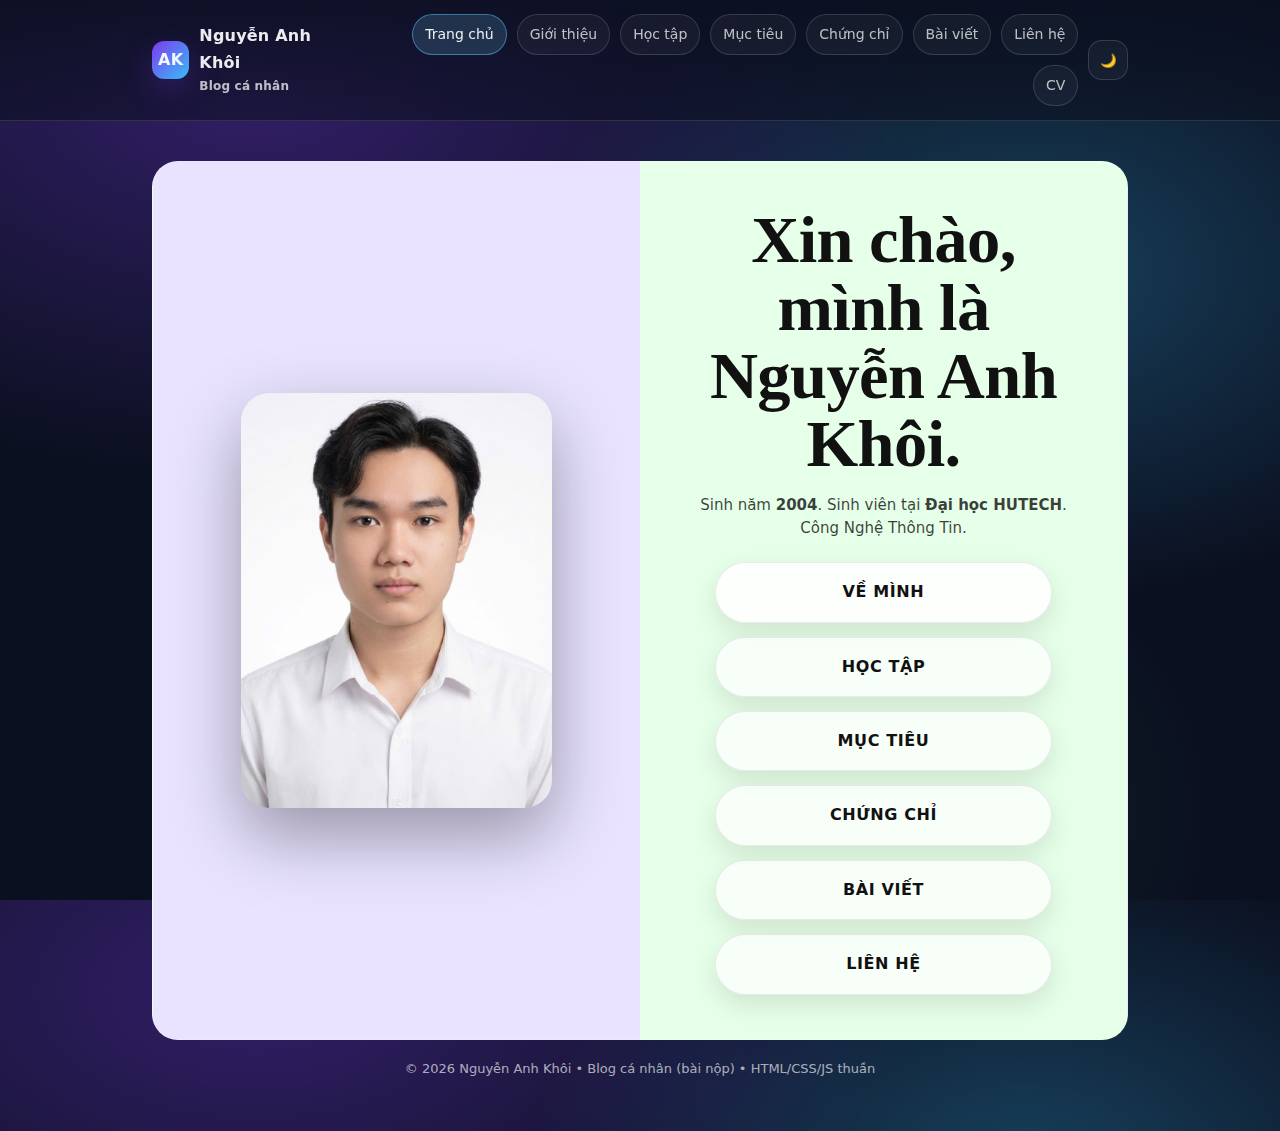
<file: index.html>
<!DOCTYPE html>
<html lang="vi" data-theme="dark">
<head>
  <meta charset="UTF-8" />
  <meta name="viewport" content="width=device-width, initial-scale=1.0"/>
  <meta name="description" content="Blog cá nhân | Nguyễn Anh Khôi"/>
  <title>Trang chủ | Nguyễn Anh Khôi</title>
  <link rel="stylesheet" href="assets/styles.css"/>
</head>
<body>

  <div class="nav">
    <div class="nav-inner">
      <a class="brand" href="index.html" title="Về trang chủ">
        <div class="logo">AK</div>
        <div>
          <span data-profile="name">Nguyễn Anh Khôi</span>
          <div class="subtitle">Blog cá nhân</div>
        </div>
      </a>

      <div class="right">
        <button class="icon-btn hamburger" id="hamburger" aria-label="Mở menu" aria-expanded="false">☰</button>
        <div class="menu" id="menu">
          <a class="chip" data-page="index.html" href="index.html">Trang chủ</a>
          <a class="chip" data-page="about.html" href="about.html">Giới thiệu</a>
          <a class="chip" data-page="education.html" href="education.html">Học tập</a>
          <a class="chip" data-page="goals.html" href="goals.html">Mục tiêu</a>
          <a class="chip" data-page="certificates.html" href="certificates.html">Chứng chỉ</a>
          <a class="chip" data-page="posts.html" href="posts.html">Bài viết</a>
          <a class="chip" data-page="contact.html" href="contact.html">Liên hệ</a>
          <a class="chip" data-page="cv.html" href="cv.html">CV</a>
        </div>
        <button class="icon-btn" id="themeToggle" aria-label="Đổi theme">🌙</button>
      </div>
    </div>
  </div>

  <div id="progress"></div>

  <div class="wrap">

  
  <div class="landing">
    <div class="landing-left">
      <div class="portrait-card">
        <img class="portrait" src="assets/avatar.jpg" alt="Ảnh đại diện của Nguyễn Anh Khôi" />
      </div>
    </div>

    <div class="landing-right">
      <div class="landing-inner">
        <h1 class="landing-title">
          Xin chào,<br/>
          mình là <span data-profile="name">Nguyễn Anh Khôi</span>.
        </h1>

        <p class="landing-sub">
          Sinh năm <b data-profile="birthYear">2004</b>. Sinh viên tại <b data-profile="school">Đại học HUTECH</b>.<br/>
          <span data-profile="major">Công Nghệ Thông Tin</span>.
        </p>

        <div class="landing-actions">
          <a class="landing-btn primary" href="about.html">VỀ MÌNH</a>
          <a class="landing-btn" href="education.html">HỌC TẬP</a>
          <a class="landing-btn" href="goals.html">MỤC TIÊU</a>
          <a class="landing-btn" href="certificates.html">CHỨNG CHỈ</a>
          <a class="landing-btn" href="posts.html">BÀI VIẾT</a>
          <a class="landing-btn" href="contact.html">LIÊN HỆ</a>
        </div>
      </div>
    </div>
  </div>


    <div class="footer">© <span id="year"></span> <span data-profile="name">Nguyễn Anh Khôi</span> • Blog cá nhân (bài nộp) • HTML/CSS/JS thuần</div>
  </div>

  <button class="btn btn-primary" id="backToTop" title="Lên đầu trang">⬆️ Lên đầu</button>
  <script src="assets/profile.js"></script>
  <script src="assets/app.js"></script>
</body>
</html>
</file>
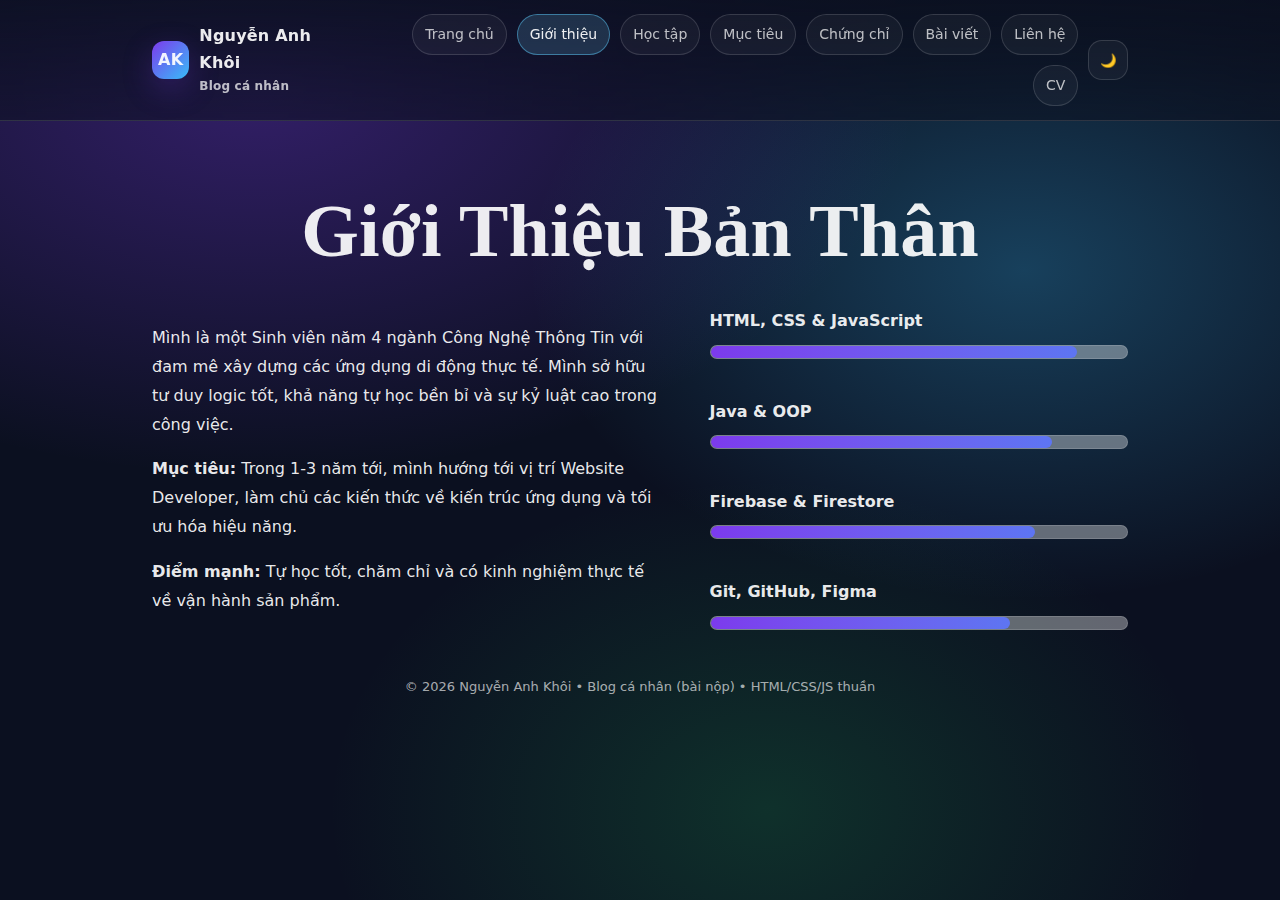
<file: about.html>
<!DOCTYPE html>
<html lang="vi" data-theme="dark">
<head>
  <meta charset="UTF-8" />
  <meta name="viewport" content="width=device-width, initial-scale=1.0"/>
  <meta name="description" content="Blog cá nhân | Nguyễn Anh Khôi"/>
  <title>Giới thiệu | Nguyễn Anh Khôi</title>
  <link rel="stylesheet" href="assets/styles.css"/>
</head>
<body>

  <div class="nav">
    <div class="nav-inner">
      <a class="brand" href="index.html" title="Về trang chủ">
        <div class="logo">AK</div>
        <div>
          <span data-profile="name">Nguyễn Anh Khôi</span>
          <div class="subtitle">Blog cá nhân</div>
        </div>
      </a>

      <div class="right">
        <button class="icon-btn hamburger" id="hamburger" aria-label="Mở menu" aria-expanded="false">☰</button>
        <div class="menu" id="menu">
          <a class="chip" data-page="index.html" href="index.html">Trang chủ</a>
          <a class="chip" data-page="about.html" href="about.html">Giới thiệu</a>
          <a class="chip" data-page="education.html" href="education.html">Học tập</a>
          <a class="chip" data-page="goals.html" href="goals.html">Mục tiêu</a>
          <a class="chip" data-page="certificates.html" href="certificates.html">Chứng chỉ</a>
          <a class="chip" data-page="posts.html" href="posts.html">Bài viết</a>
          <a class="chip" data-page="contact.html" href="contact.html">Liên hệ</a>
          <a class="chip" data-page="cv.html" href="cv.html">CV</a>
        </div>
        <button class="icon-btn" id="themeToggle" aria-label="Đổi theme">🌙</button>
      </div>
    </div>
  </div>

  <div id="progress"></div>

  <div class="wrap">

  
  
  <div class="intro-classic">
    <h1>Giới Thiệu Bản Thân</h1>

    <div class="intro-grid">
      <div class="intro-left">
        <p>Mình là một Sinh viên năm 4 ngành Công Nghệ Thông Tin với đam mê xây dựng các ứng dụng di động thực tế. Mình sở hữu tư duy logic tốt, khả năng tự học bền bỉ và sự kỷ luật cao trong công việc.</p>

        <p><b>Mục tiêu:</b> Trong 1-3 năm tới, mình hướng tới vị trí Website Developer, làm chủ các kiến thức về kiến trúc ứng dụng và tối ưu hóa hiệu năng.</p>

        <p><b>Điểm mạnh:</b> Tự học tốt, chăm chỉ và có kinh nghiệm thực tế về vận hành sản phẩm.</p>
      </div>

      <div class="skillbars" id="skillBars" aria-label="Thanh kỹ năng">
        <!-- Render bằng JS -->
      </div>
    </div>
  </div>



    <div class="footer">© <span id="year"></span> <span data-profile="name">Nguyễn Anh Khôi</span> • Blog cá nhân (bài nộp) • HTML/CSS/JS thuần</div>
  </div>

  <button class="btn btn-primary" id="backToTop" title="Lên đầu trang">⬆️ Lên đầu</button>
  <script src="assets/profile.js"></script>
  <script src="assets/app.js"></script>
</body>
</html>
</file>
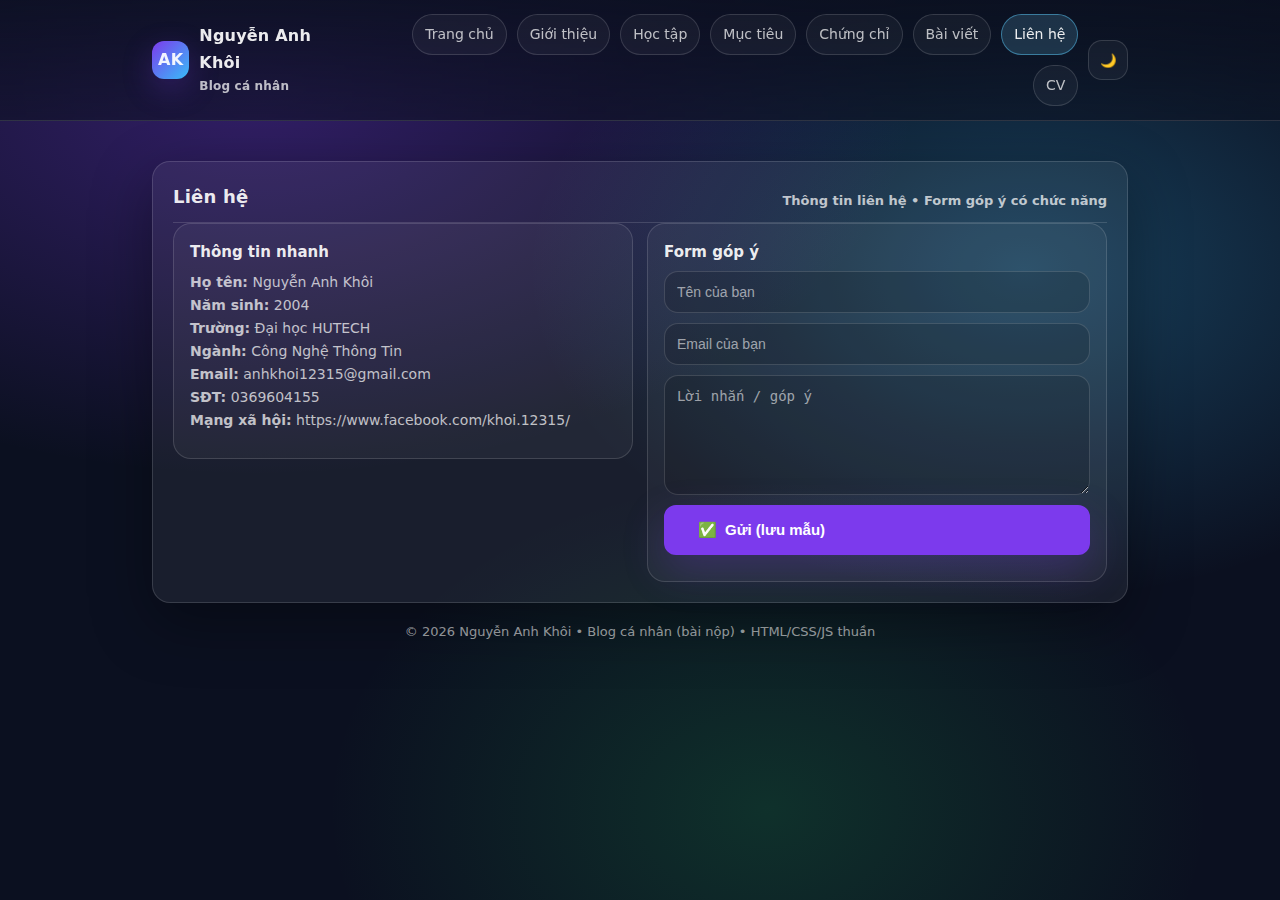
<file: contact.html>
<!DOCTYPE html>
<html lang="vi" data-theme="dark">
<head>
  <meta charset="UTF-8" />
  <meta name="viewport" content="width=device-width, initial-scale=1.0"/>
  <meta name="description" content="Blog cá nhân | Nguyễn Anh Khôi"/>
  <title>Liên hệ | Nguyễn Anh Khôi</title>
  <link rel="stylesheet" href="assets/styles.css"/>
</head>
<body>

  <div class="nav">
    <div class="nav-inner">
      <a class="brand" href="index.html" title="Về trang chủ">
        <div class="logo">AK</div>
        <div>
          <span data-profile="name">Nguyễn Anh Khôi</span>
          <div class="subtitle">Blog cá nhân</div>
        </div>
      </a>

      <div class="right">
        <button class="icon-btn hamburger" id="hamburger" aria-label="Mở menu" aria-expanded="false">☰</button>
        <div class="menu" id="menu">
          <a class="chip" data-page="index.html" href="index.html">Trang chủ</a>
          <a class="chip" data-page="about.html" href="about.html">Giới thiệu</a>
          <a class="chip" data-page="education.html" href="education.html">Học tập</a>
          <a class="chip" data-page="goals.html" href="goals.html">Mục tiêu</a>
          <a class="chip" data-page="certificates.html" href="certificates.html">Chứng chỉ</a>
          <a class="chip" data-page="posts.html" href="posts.html">Bài viết</a>
          <a class="chip" data-page="contact.html" href="contact.html">Liên hệ</a>
          <a class="chip" data-page="cv.html" href="cv.html">CV</a>
        </div>
        <button class="icon-btn" id="themeToggle" aria-label="Đổi theme">🌙</button>
      </div>
    </div>
  </div>

  <div id="progress"></div>

  <div class="wrap">

  <div class="card section fade-up">
    <div class="section-title">
      <h2>Liên hệ</h2>
      <span>Thông tin liên hệ • Form góp ý có chức năng</span>
    </div>

    <div class="contact">
      <div class="panel">
        <h4>Thông tin nhanh</h4>
        <p style="margin-bottom:10px;">
          <b>Họ tên:</b> <span data-profile="name">Nguyễn Anh Khôi</span><br/>
          <b>Năm sinh:</b> <span data-profile="birthYear">2004</span><br/>
          <b>Trường:</b> <span data-profile="school">Đại học HUTECH</span><br/>
          <b>Ngành:</b> <span data-profile="major">TODO</span><br/>
          <b>Email:</b> <span data-profile="email">TODO</span><br/>
          <b>SĐT:</b> <span data-profile="phone">TODO</span><br/>
          <b>Mạng xã hội:</b> <span data-profile="social">TODO</span>
        </p>
      </div>

      <div class="panel">
        <h4>Form góp ý</h4>
        <form id="contactForm">
          <div class="form-row">
            <input id="cName" type="text" placeholder="Tên của bạn" aria-label="Tên của bạn" required/>
            <input id="cEmail" type="email" placeholder="Email của bạn" aria-label="Email của bạn" required/>
            <textarea id="cMsg" placeholder="Lời nhắn / góp ý" aria-label="Lời nhắn" required></textarea>
            <button class="btn btn-primary" type="submit"><span>✅</span> Gửi (lưu mẫu)</button>
            <div id="contactStatus" style="color:var(--muted);font-size:13px;"></div>
          </div>
        </form>
      </div>
    </div>
  </div>

    <div class="footer">© <span id="year"></span> <span data-profile="name">Nguyễn Anh Khôi</span> • Blog cá nhân (bài nộp) • HTML/CSS/JS thuần</div>
  </div>

  <button class="btn btn-primary" id="backToTop" title="Lên đầu trang">⬆️ Lên đầu</button>
  <script src="assets/profile.js"></script>
  <script src="assets/app.js"></script>
</body>
</html>
</file>
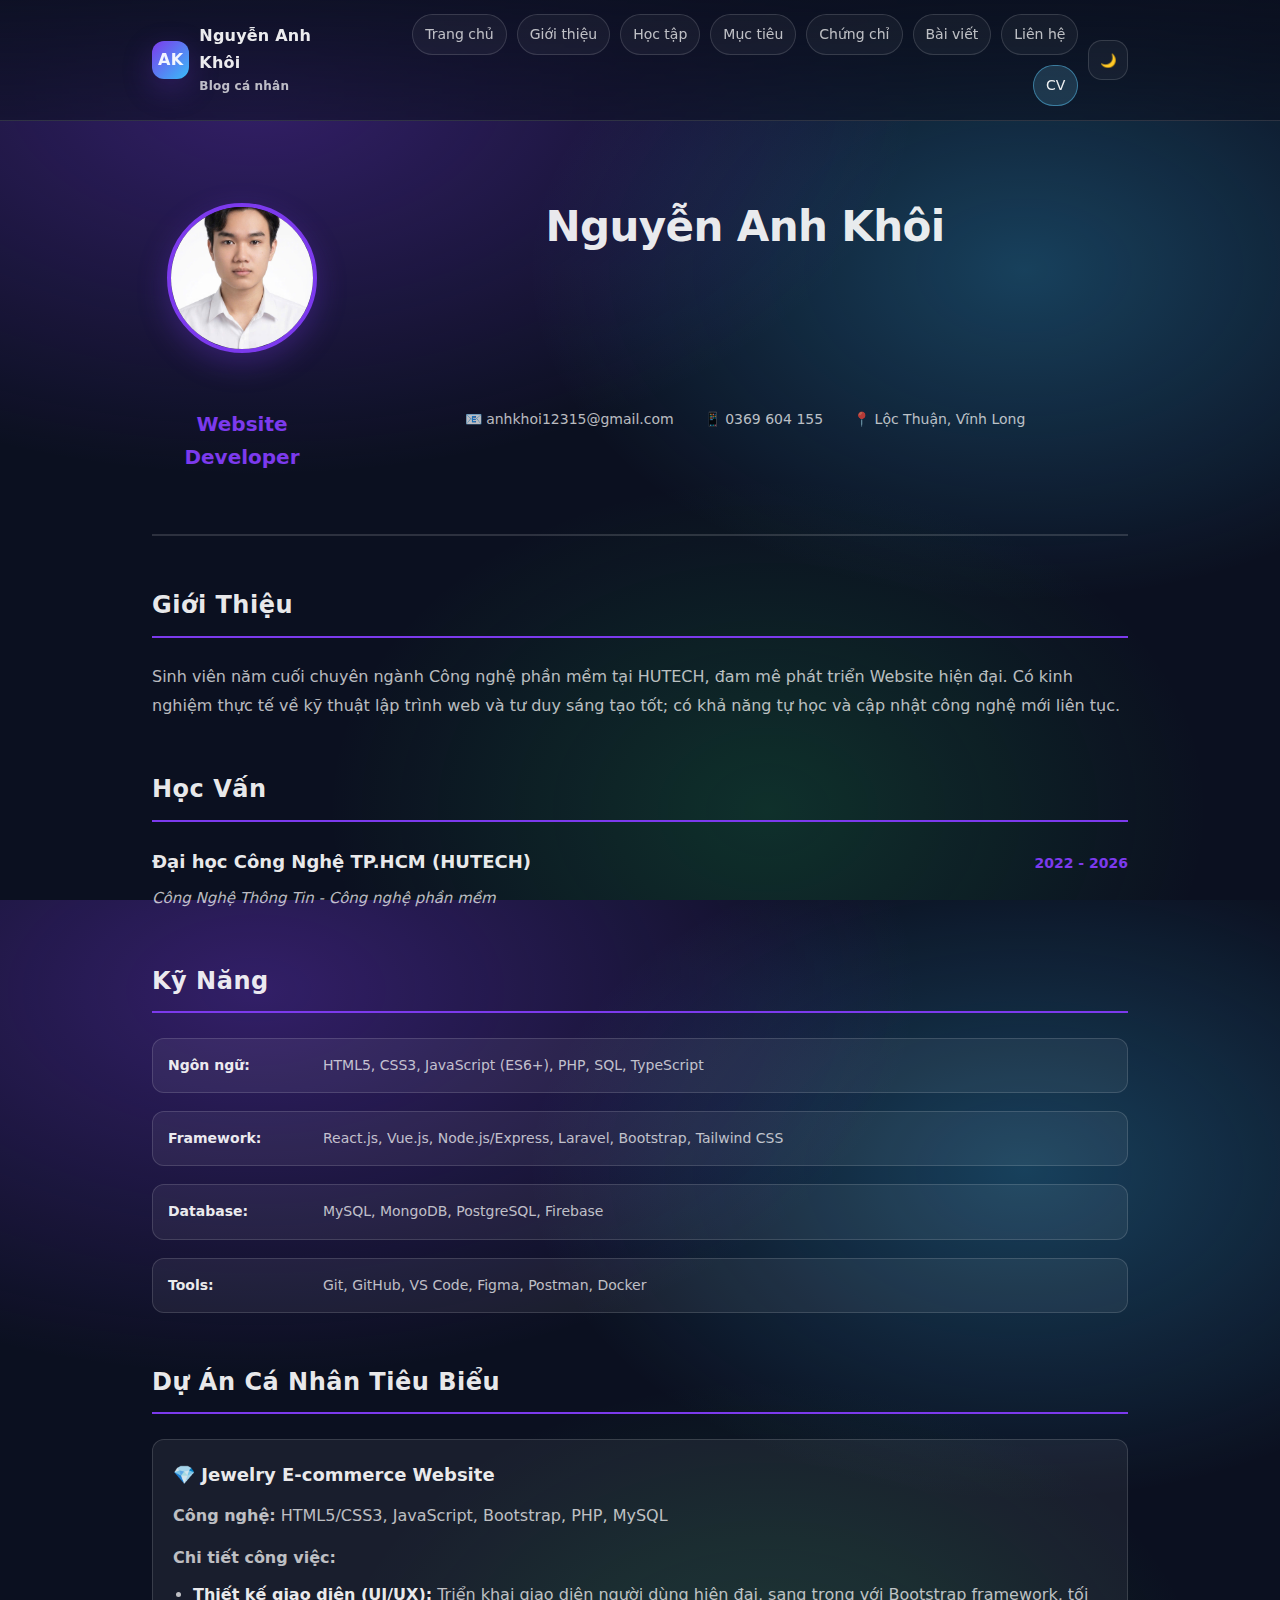
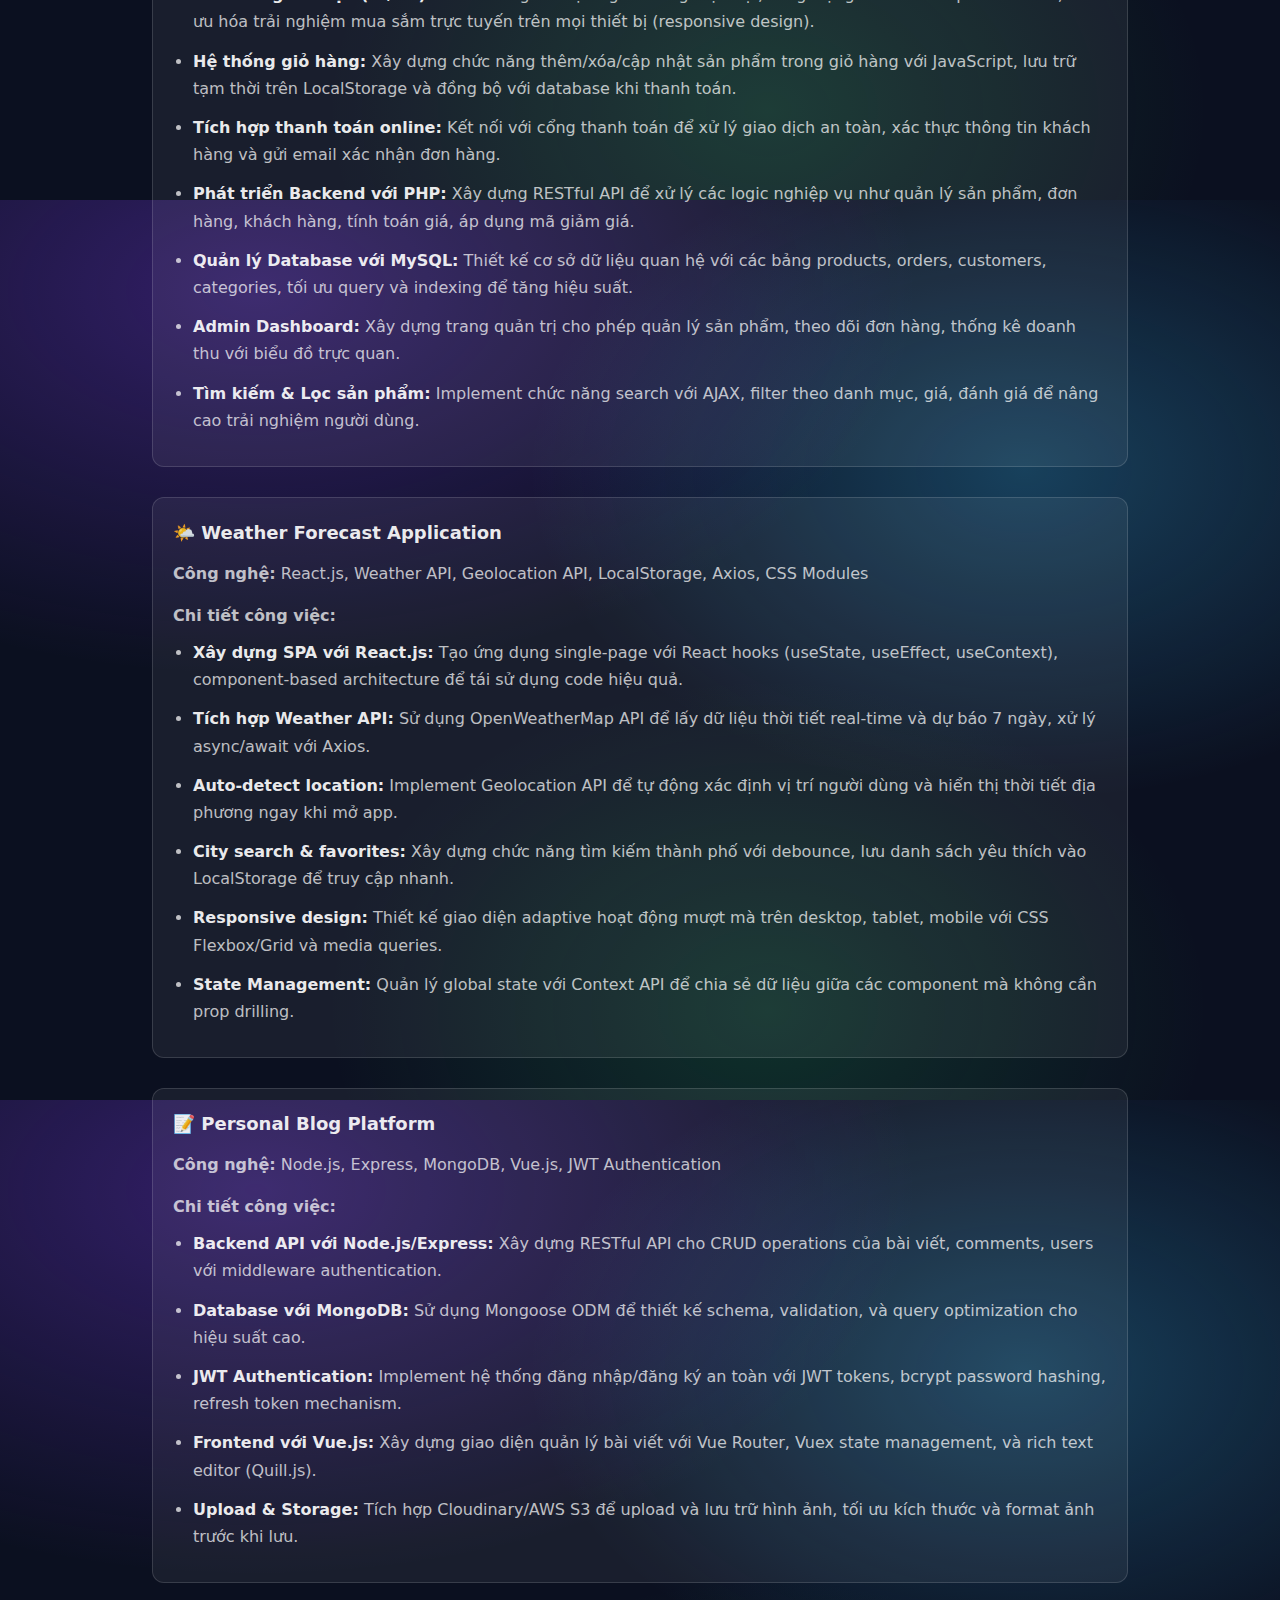
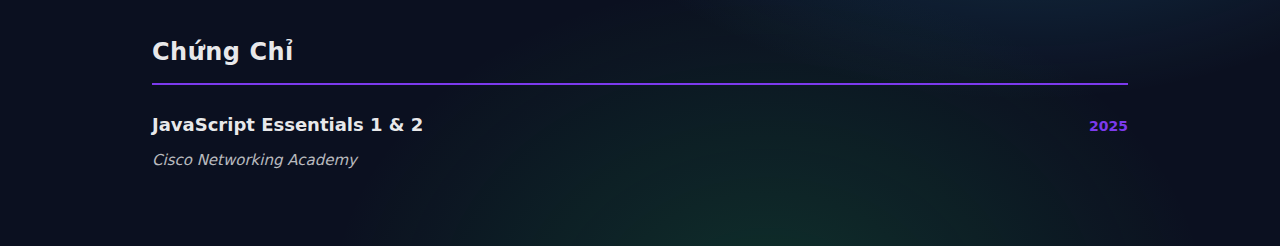
<file: cv.html>
<!DOCTYPE html>
<html lang="vi" data-theme="dark">
<head>
  <meta charset="UTF-8" />
  <meta name="viewport" content="width=device-width, initial-scale=1.0"/>
  <meta name="description" content="CV - Nguyễn Anh Khôi"/>
  <title>CV | Nguyễn Anh Khôi</title>
  <link rel="stylesheet" href="assets/styles.css"/>
</head>
<body>

  <div class="nav">
    <div class="nav-inner">
      <a class="brand" href="index.html" title="Về trang chủ">
        <div class="logo">AK</div>
        <div>
          <span data-profile="name">Nguyễn Anh Khôi</span>
          <div class="subtitle">Blog cá nhân</div>
        </div>
      </a>

      <div class="right">
        <button class="icon-btn hamburger" id="hamburger" aria-label="Mở menu" aria-expanded="false">☰</button>
        <div class="menu" id="menu">
          <a class="chip" data-page="index.html" href="index.html">Trang chủ</a>
          <a class="chip" data-page="about.html" href="about.html">Giới thiệu</a>
          <a class="chip" data-page="education.html" href="education.html">Học tập</a>
          <a class="chip" data-page="goals.html" href="goals.html">Mục tiêu</a>
          <a class="chip" data-page="certificates.html" href="certificates.html">Chứng chỉ</a>
          <a class="chip" data-page="posts.html" href="posts.html">Bài viết</a>
          <a class="chip" data-page="contact.html" href="contact.html">Liên hệ</a>
          <a class="chip" data-page="cv.html" href="cv.html">CV</a>
        </div>
        <button class="icon-btn" id="themeToggle" aria-label="Đổi theme">🌙</button>
      </div>
    </div>
  </div>

  <div id="progress"></div>

  <div class="wrap">

    <!-- CV Header -->
    <div class="cv-header">
      <div class="cv-avatar">
        <img src="assets/avatar.jpg" alt="Nguyễn Anh Khôi" />
      </div>
      <h1>Nguyễn Anh Khôi</h1>
      <p class="cv-title">Website Developer</p>
      <div class="cv-contact">
        <span>📧 anhkhoi12315@gmail.com</span>
        <span>📱 0369 604 155</span>
        <span>📍 Lộc Thuận, Vĩnh Long</span>
      </div>
    </div>

    <!-- About Section -->
    <section class="cv-section">
      <h2 class="cv-section-title">Giới Thiệu</h2>
      <p>Sinh viên năm cuối chuyên ngành Công nghệ phần mềm tại HUTECH, đam mê phát triển Website hiện đại. 
      Có kinh nghiệm thực tế về kỹ thuật lập trình web và tư duy sáng tạo tốt; có khả năng tự học và cập nhật công nghệ mới liên tục.</p>
    </section>

    <!-- Education Section -->
    <section class="cv-section">
      <h2 class="cv-section-title">Học Vấn</h2>
      <div class="cv-item">
        <div class="cv-item-header">
          <h3>Đại học Công Nghệ TP.HCM (HUTECH)</h3>
          <span class="cv-date">2022 - 2026</span>
        </div>
        <p class="cv-subtitle">Công Nghệ Thông Tin - Công nghệ phần mềm</p>
      </div>
    </section>

    <!-- Skills Section -->
    <section class="cv-section">
      <h2 class="cv-section-title">Kỹ Năng</h2>
      <div class="cv-skills-grid">
        <div class="cv-skill-item">
          <strong>Ngôn ngữ:</strong>
          <span>HTML5, CSS3, JavaScript (ES6+), PHP, SQL, TypeScript</span>
        </div>
        <div class="cv-skill-item">
          <strong>Framework:</strong>
          <span>React.js, Vue.js, Node.js/Express, Laravel, Bootstrap, Tailwind CSS</span>
        </div>
        <div class="cv-skill-item">
          <strong>Database:</strong>
          <span>MySQL, MongoDB, PostgreSQL, Firebase</span>
        </div>
        <div class="cv-skill-item">
          <strong>Tools:</strong>
          <span>Git, GitHub, VS Code, Figma, Postman, Docker</span>
        </div>
      </div>
    </section>

    <!-- Projects Section -->
    <section class="cv-section">
      <h2 class="cv-section-title">Dự Án Cá Nhân Tiêu Biểu</h2>
      
      <div class="cv-project">
        <h3>💎 Jewelry E-commerce Website</h3>
        <p><strong>Công nghệ:</strong> HTML5/CSS3, JavaScript, Bootstrap, PHP, MySQL</p>
        
        <div class="cv-project-details">
          <p><strong>Chi tiết công việc:</strong></p>
          <ul>
            <li><strong>Thiết kế giao diện (UI/UX):</strong> Triển khai giao diện người dùng hiện đại, sang trọng với Bootstrap framework, tối ưu hóa trải nghiệm mua sắm trực tuyến trên mọi thiết bị (responsive design).</li>
            <li><strong>Hệ thống giỏ hàng:</strong> Xây dựng chức năng thêm/xóa/cập nhật sản phẩm trong giỏ hàng với JavaScript, lưu trữ tạm thời trên LocalStorage và đồng bộ với database khi thanh toán.</li>
            <li><strong>Tích hợp thanh toán online:</strong> Kết nối với cổng thanh toán để xử lý giao dịch an toàn, xác thực thông tin khách hàng và gửi email xác nhận đơn hàng.</li>
            <li><strong>Phát triển Backend với PHP:</strong> Xây dựng RESTful API để xử lý các logic nghiệp vụ như quản lý sản phẩm, đơn hàng, khách hàng, tính toán giá, áp dụng mã giảm giá.</li>
            <li><strong>Quản lý Database với MySQL:</strong> Thiết kế cơ sở dữ liệu quan hệ với các bảng products, orders, customers, categories, tối ưu query và indexing để tăng hiệu suất.</li>
            <li><strong>Admin Dashboard:</strong> Xây dựng trang quản trị cho phép quản lý sản phẩm, theo dõi đơn hàng, thống kê doanh thu với biểu đồ trực quan.</li>
            <li><strong>Tìm kiếm & Lọc sản phẩm:</strong> Implement chức năng search với AJAX, filter theo danh mục, giá, đánh giá để nâng cao trải nghiệm người dùng.</li>
          </ul>
        </div>
      </div>

      <div class="cv-project">
        <h3>🌤️ Weather Forecast Application</h3>
        <p><strong>Công nghệ:</strong> React.js, Weather API, Geolocation API, LocalStorage, Axios, CSS Modules</p>
        
        <div class="cv-project-details">
          <p><strong>Chi tiết công việc:</strong></p>
          <ul>
            <li><strong>Xây dựng SPA với React.js:</strong> Tạo ứng dụng single-page với React hooks (useState, useEffect, useContext), component-based architecture để tái sử dụng code hiệu quả.</li>
            <li><strong>Tích hợp Weather API:</strong> Sử dụng OpenWeatherMap API để lấy dữ liệu thời tiết real-time và dự báo 7 ngày, xử lý async/await với Axios.</li>
            <li><strong>Auto-detect location:</strong> Implement Geolocation API để tự động xác định vị trí người dùng và hiển thị thời tiết địa phương ngay khi mở app.</li>
            <li><strong>City search & favorites:</strong> Xây dựng chức năng tìm kiếm thành phố với debounce, lưu danh sách yêu thích vào LocalStorage để truy cập nhanh.</li>
            <li><strong>Responsive design:</strong> Thiết kế giao diện adaptive hoạt động mượt mà trên desktop, tablet, mobile với CSS Flexbox/Grid và media queries.</li>
            <li><strong>State Management:</strong> Quản lý global state với Context API để chia sẻ dữ liệu giữa các component mà không cần prop drilling.</li>
          </ul>
        </div>
      </div>

      <div class="cv-project">
        <h3>📝 Personal Blog Platform</h3>
        <p><strong>Công nghệ:</strong> Node.js, Express, MongoDB, Vue.js, JWT Authentication</p>
        
        <div class="cv-project-details">
          <p><strong>Chi tiết công việc:</strong></p>
          <ul>
            <li><strong>Backend API với Node.js/Express:</strong> Xây dựng RESTful API cho CRUD operations của bài viết, comments, users với middleware authentication.</li>
            <li><strong>Database với MongoDB:</strong> Sử dụng Mongoose ODM để thiết kế schema, validation, và query optimization cho hiệu suất cao.</li>
            <li><strong>JWT Authentication:</strong> Implement hệ thống đăng nhập/đăng ký an toàn với JWT tokens, bcrypt password hashing, refresh token mechanism.</li>
            <li><strong>Frontend với Vue.js:</strong> Xây dựng giao diện quản lý bài viết với Vue Router, Vuex state management, và rich text editor (Quill.js).</li>
            <li><strong>Upload & Storage:</strong> Tích hợp Cloudinary/AWS S3 để upload và lưu trữ hình ảnh, tối ưu kích thước và format ảnh trước khi lưu.</li>
          </ul>
        </div>
      </div>
    </section>

    <!-- Certificates Section -->
    <section class="cv-section">
      <h2 class="cv-section-title">Chứng Chỉ</h2>
      <div class="cv-item">
        <div class="cv-item-header">
          <h3>JavaScript Essentials 1 & 2</h3>
          <span class="cv-date">2025</span>
        </div>
        <p class="cv-subtitle">Cisco Networking Academy</p>
      </div>
    </section>

  </div>

  <script src="assets/app.js"></script>
</body>
</html>
</file>
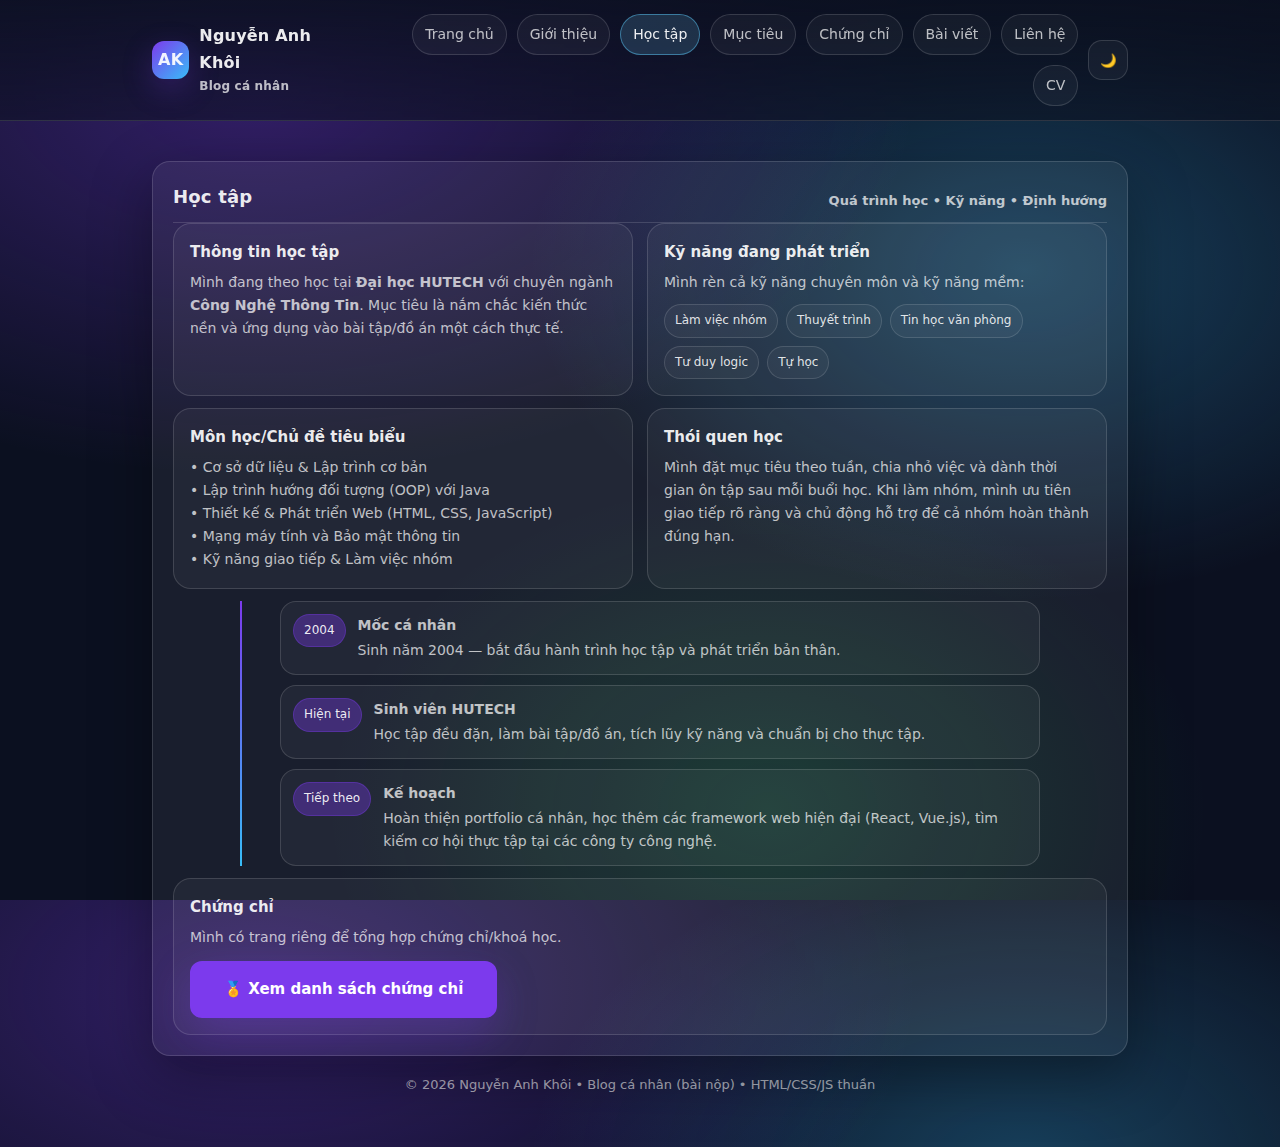
<file: education.html>
<!DOCTYPE html>
<html lang="vi" data-theme="dark">
<head>
  <meta charset="UTF-8" />
  <meta name="viewport" content="width=device-width, initial-scale=1.0"/>
  <meta name="description" content="Blog cá nhân | Nguyễn Anh Khôi"/>
  <title>Học tập | Nguyễn Anh Khôi</title>
  <link rel="stylesheet" href="assets/styles.css"/>
</head>
<body>

  <div class="nav">
    <div class="nav-inner">
      <a class="brand" href="index.html" title="Về trang chủ">
        <div class="logo">AK</div>
        <div>
          <span data-profile="name">Nguyễn Anh Khôi</span>
          <div class="subtitle">Blog cá nhân</div>
        </div>
      </a>

      <div class="right">
        <button class="icon-btn hamburger" id="hamburger" aria-label="Mở menu" aria-expanded="false">☰</button>
        <div class="menu" id="menu">
          <a class="chip" data-page="index.html" href="index.html">Trang chủ</a>
          <a class="chip" data-page="about.html" href="about.html">Giới thiệu</a>
          <a class="chip" data-page="education.html" href="education.html">Học tập</a>
          <a class="chip" data-page="goals.html" href="goals.html">Mục tiêu</a>
          <a class="chip" data-page="certificates.html" href="certificates.html">Chứng chỉ</a>
          <a class="chip" data-page="posts.html" href="posts.html">Bài viết</a>
          <a class="chip" data-page="contact.html" href="contact.html">Liên hệ</a>
          <a class="chip" data-page="cv.html" href="cv.html">CV</a>
        </div>
        <button class="icon-btn" id="themeToggle" aria-label="Đổi theme">🌙</button>
      </div>
    </div>
  </div>

  <div id="progress"></div>

  <div class="wrap">

  <div class="card section fade-up">
    <div class="section-title">
      <h2>Học tập</h2>
      <span>Quá trình học • Kỹ năng • Định hướng</span>
    </div>

    <div class="grid">
      <div class="panel">
        <h4>Thông tin học tập</h4>
        <p>
          Mình đang theo học tại <b data-profile="school">Đại học HUTECH</b> với chuyên ngành
          <b data-profile="major">Công Nghệ Thông Tin</b>.
          Mục tiêu là nắm chắc kiến thức nền và ứng dụng vào bài tập/đồ án một cách thực tế.
        </p>
      </div>

      <div class="panel">
        <h4>Kỹ năng đang phát triển</h4>
        <p style="margin-bottom:10px;">Mình rèn cả kỹ năng chuyên môn và kỹ năng mềm:</p>
        <div id="skillPills" class="pills"></div>
      </div>
    </div>

    <div class="spacer"></div>

    <div class="grid">
      <div class="panel">
        <h4>Môn học/Chủ đề tiêu biểu</h4>
        <p>
          • Cơ sở dữ liệu & Lập trình cơ bản<br/>
          • Lập trình hướng đối tượng (OOP) với Java<br/>
          • Thiết kế & Phát triển Web (HTML, CSS, JavaScript)<br/>
          • Mạng máy tính và Bảo mật thông tin<br/>
          • Kỹ năng giao tiếp & Làm việc nhóm
        </p>
      </div>

      <div class="panel">
        <h4>Thói quen học</h4>
        <p>
          Mình đặt mục tiêu theo tuần, chia nhỏ việc và dành thời gian ôn tập sau mỗi buổi học.
          Khi làm nhóm, mình ưu tiên giao tiếp rõ ràng và chủ động hỗ trợ để cả nhóm hoàn thành đúng hạn.
        </p>
      </div>
    </div>

    <div class="spacer"></div>

    <div class="timeline">
      <div class="titem">
        <div class="badge">2004</div>
        <div class="tcontent">
          <b>Mốc cá nhân</b>
          Sinh năm 2004 — bắt đầu hành trình học tập và phát triển bản thân.
        </div>
      </div>
      <div class="titem">
        <div class="badge">Hiện tại</div>
        <div class="tcontent">
          <b>Sinh viên HUTECH</b>
          Học tập đều đặn, làm bài tập/đồ án, tích lũy kỹ năng và chuẩn bị cho thực tập.
        </div>
      </div>
      <div class="titem">
        <div class="badge">Tiếp theo</div>
        <div class="tcontent">
          <b>Kế hoạch</b>
          Hoàn thiện portfolio cá nhân, học thêm các framework web hiện đại (React, Vue.js), tìm kiếm cơ hội thực tập tại các công ty công nghệ.
        </div>
      </div>
    </div>

    <div class="spacer"></div>
    <div class="panel">
      <h4>Chứng chỉ</h4>
      <p>Mình có trang riêng để tổng hợp chứng chỉ/khoá học.</p>
      <div class="spacer"></div>
      <a class="btn btn-primary" href="certificates.html">🏅 Xem danh sách chứng chỉ</a>
    </div>
  </div>

    <div class="footer">© <span id="year"></span> <span data-profile="name">Nguyễn Anh Khôi</span> • Blog cá nhân (bài nộp) • HTML/CSS/JS thuần</div>
  </div>

  <button class="btn btn-primary" id="backToTop" title="Lên đầu trang">⬆️ Lên đầu</button>
  <script src="assets/profile.js"></script>
  <script src="assets/app.js"></script>
</body>
</html>
</file>
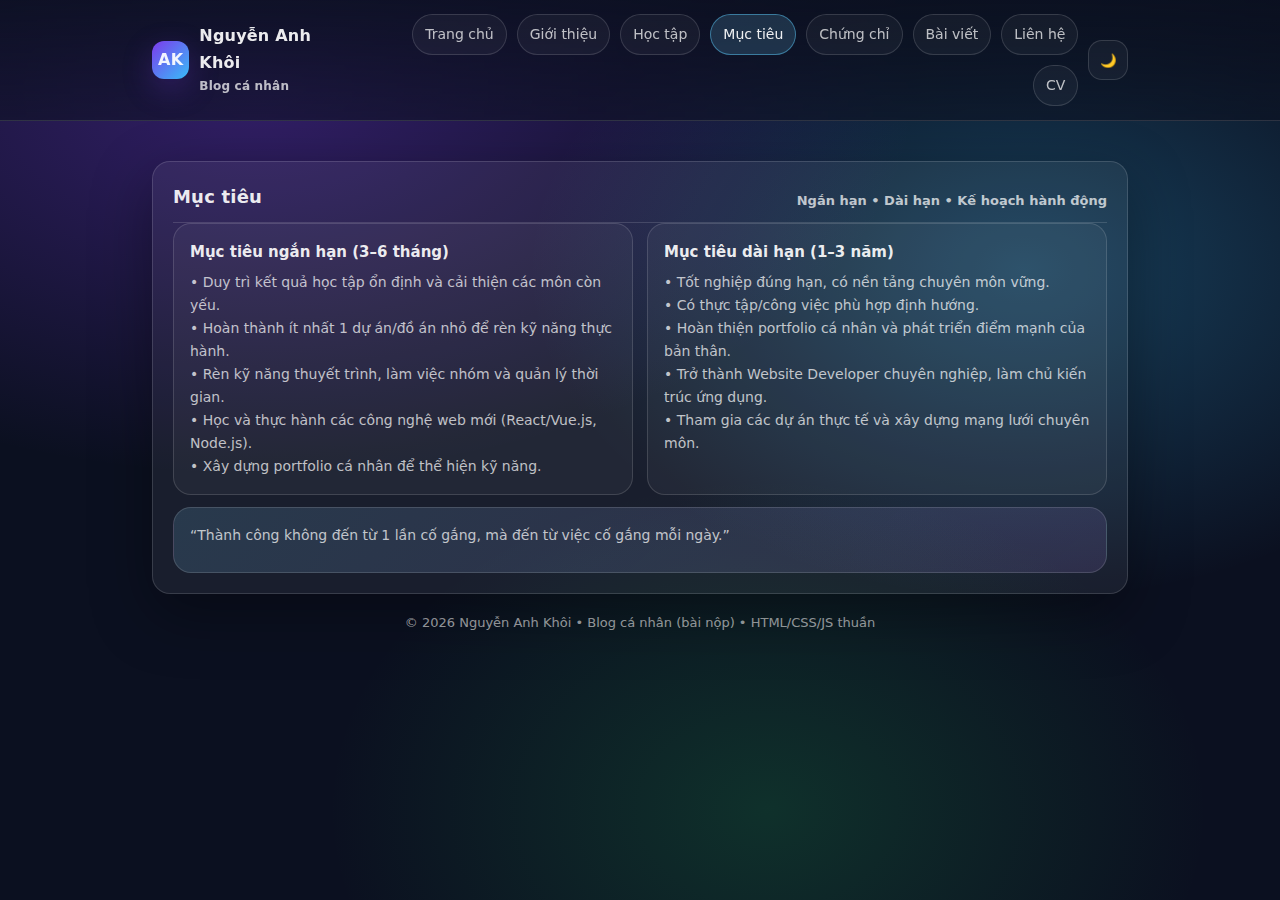
<file: goals.html>
<!DOCTYPE html>
<html lang="vi" data-theme="dark">
<head>
  <meta charset="UTF-8" />
  <meta name="viewport" content="width=device-width, initial-scale=1.0"/>
  <meta name="description" content="Blog cá nhân | Nguyễn Anh Khôi"/>
  <title>Mục tiêu | Nguyễn Anh Khôi</title>
  <link rel="stylesheet" href="assets/styles.css"/>
</head>
<body>

  <div class="nav">
    <div class="nav-inner">
      <a class="brand" href="index.html" title="Về trang chủ">
        <div class="logo">AK</div>
        <div>
          <span data-profile="name">Nguyễn Anh Khôi</span>
          <div class="subtitle">Blog cá nhân</div>
        </div>
      </a>

      <div class="right">
        <button class="icon-btn hamburger" id="hamburger" aria-label="Mở menu" aria-expanded="false">☰</button>
        <div class="menu" id="menu">
          <a class="chip" data-page="index.html" href="index.html">Trang chủ</a>
          <a class="chip" data-page="about.html" href="about.html">Giới thiệu</a>
          <a class="chip" data-page="education.html" href="education.html">Học tập</a>
          <a class="chip" data-page="goals.html" href="goals.html">Mục tiêu</a>
          <a class="chip" data-page="certificates.html" href="certificates.html">Chứng chỉ</a>
          <a class="chip" data-page="posts.html" href="posts.html">Bài viết</a>
          <a class="chip" data-page="contact.html" href="contact.html">Liên hệ</a>
          <a class="chip" data-page="cv.html" href="cv.html">CV</a>
        </div>
        <button class="icon-btn" id="themeToggle" aria-label="Đổi theme">🌙</button>
      </div>
    </div>
  </div>

  <div id="progress"></div>

  <div class="wrap">

  <div class="card section fade-up">
    <div class="section-title">
      <h2>Mục tiêu</h2>
      <span>Ngắn hạn • Dài hạn • Kế hoạch hành động</span>
    </div>

    <div class="grid">
      <div class="panel">
        <h4>Mục tiêu ngắn hạn (3–6 tháng)</h4>
        <p>
          • Duy trì kết quả học tập ổn định và cải thiện các môn còn yếu.<br/>
          • Hoàn thành ít nhất 1 dự án/đồ án nhỏ để rèn kỹ năng thực hành.<br/>
          • Rèn kỹ năng thuyết trình, làm việc nhóm và quản lý thời gian.<br/>
          • Học và thực hành các công nghệ web mới (React/Vue.js, Node.js).<br/>
          • Xây dựng portfolio cá nhân để thể hiện kỹ năng.
        </p>
      </div>

      <div class="panel">
        <h4>Mục tiêu dài hạn (1–3 năm)</h4>
        <p>
          • Tốt nghiệp đúng hạn, có nền tảng chuyên môn vững.<br/>
          • Có thực tập/công việc phù hợp định hướng.<br/>
          • Hoàn thiện portfolio cá nhân và phát triển điểm mạnh của bản thân.<br/>
          • Trở thành Website Developer chuyên nghiệp, làm chủ kiến trúc ứng dụng.<br/>
          • Tham gia các dự án thực tế và xây dựng mạng lưới chuyên môn.
        </p>
      </div>
    </div>

    <div class="spacer"></div>

    <div class="quote">
      <p class="q">“Thành công không đến từ 1 lần cố gắng, mà đến từ việc cố gắng mỗi ngày.”</p>
      <div class="author"></div>
    </div>
  </div>

    <div class="footer">© <span id="year"></span> <span data-profile="name">Nguyễn Anh Khôi</span> • Blog cá nhân (bài nộp) • HTML/CSS/JS thuần</div>
  </div>

  <button class="btn btn-primary" id="backToTop" title="Lên đầu trang">⬆️ Lên đầu</button>
  <script src="assets/profile.js"></script>
  <script src="assets/app.js"></script>
</body>
</html>
</file>
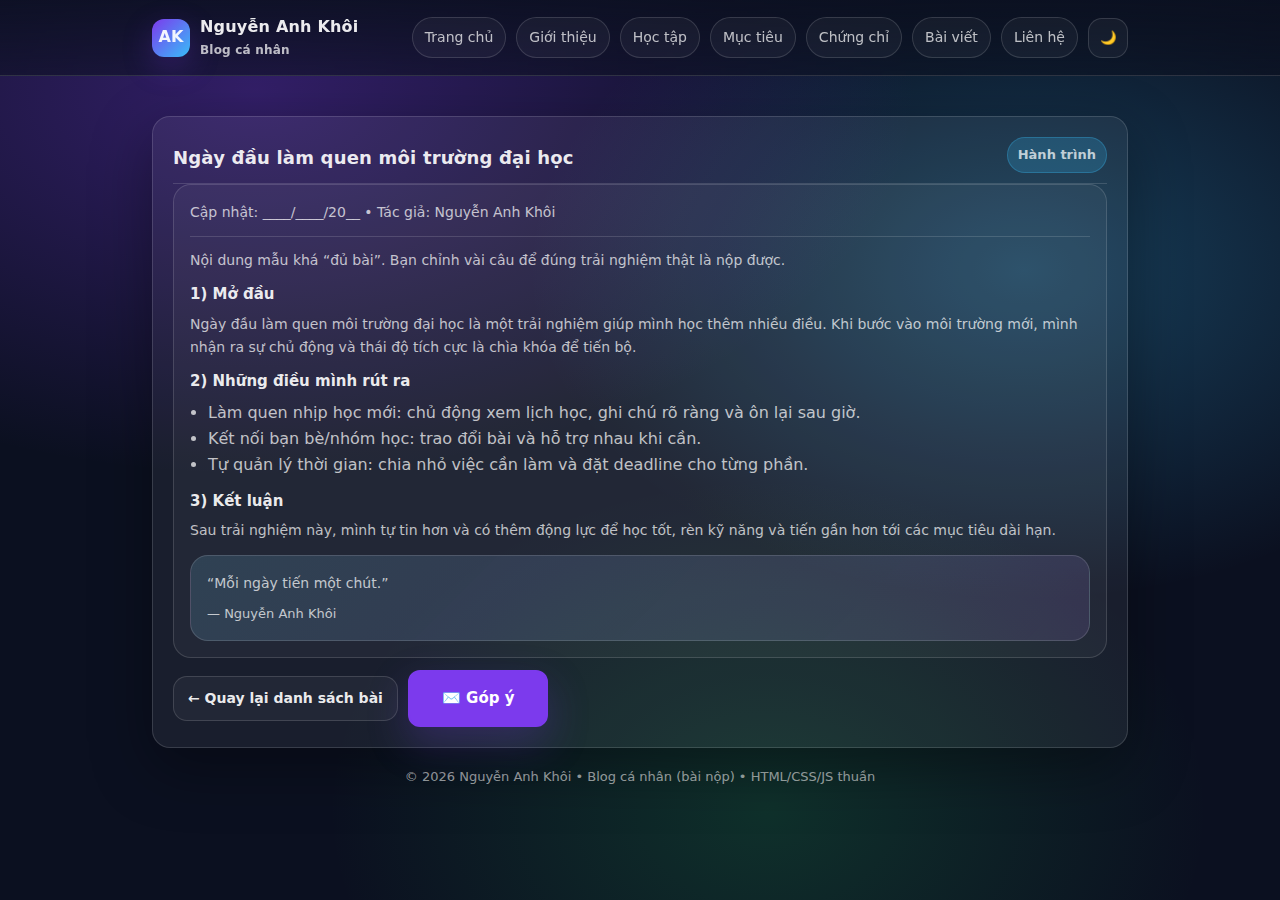
<file: post-1.html>
<!DOCTYPE html>
<html lang="vi" data-theme="dark">
<head>
  <meta charset="UTF-8" />
  <meta name="viewport" content="width=device-width, initial-scale=1.0"/>
  <meta name="description" content="Blog cá nhân | Nguyễn Anh Khôi"/>
  <title>Bài viết: Ngày đầu làm quen môi trường đại học | Nguyễn Anh Khôi</title>
  <link rel="stylesheet" href="assets/styles.css"/>
</head>
<body>

  <div class="nav">
    <div class="nav-inner">
      <a class="brand" href="index.html" title="Về trang chủ">
        <div class="logo">AK</div>
        <div>
          <span data-profile="name">Nguyễn Anh Khôi</span>
          <div class="subtitle">Blog cá nhân</div>
        </div>
      </a>

      <div class="right">
        <button class="icon-btn hamburger" id="hamburger" aria-label="Mở menu" aria-expanded="false">☰</button>
        <div class="menu" id="menu">
          <a class="chip" data-page="index.html" href="index.html">Trang chủ</a>
          <a class="chip" data-page="about.html" href="about.html">Giới thiệu</a>
          <a class="chip" data-page="education.html" href="education.html">Học tập</a>
          <a class="chip" data-page="goals.html" href="goals.html">Mục tiêu</a>
          <a class="chip" data-page="certificates.html" href="certificates.html">Chứng chỉ</a>
          <a class="chip" data-page="posts.html" href="posts.html">Bài viết</a>
          <a class="chip" data-page="contact.html" href="contact.html">Liên hệ</a>
        </div>
        <button class="icon-btn" id="themeToggle" aria-label="Đổi theme">🌙</button>
      </div>
    </div>
  </div>

  <div id="progress"></div>

  <div class="wrap">

  <div class="card section fade-up">
    <div class="section-title">
      <h2>Ngày đầu làm quen môi trường đại học</h2>
      <span><span class="tag" style="display:inline-block;">Hành trình</span></span>
    </div>

    <div class="panel">
      <p class="date">Cập nhật: ____/____/20__ • Tác giả: <span data-profile="name">Nguyễn Anh Khôi</span></p>
      <hr class="hr"/>

      <p style="color:var(--muted);">
        Nội dung mẫu khá “đủ bài”. Bạn chỉnh vài câu để đúng trải nghiệm thật là nộp được.
      </p>

      <h4 style="margin:10px 0 6px;">1) Mở đầu</h4>
      <p>
        Ngày đầu làm quen môi trường đại học là một trải nghiệm giúp mình học thêm nhiều điều. Khi bước vào môi trường mới,
        mình nhận ra sự chủ động và thái độ tích cực là chìa khóa để tiến bộ.
      </p>

      <h4 style="margin:10px 0 6px;">2) Những điều mình rút ra</h4>
      <ul style="margin:0; padding-left: 18px; color: var(--muted);"><li>Làm quen nhịp học mới: chủ động xem lịch học, ghi chú rõ ràng và ôn lại sau giờ.</li><li>Kết nối bạn bè/nhóm học: trao đổi bài và hỗ trợ nhau khi cần.</li><li>Tự quản lý thời gian: chia nhỏ việc cần làm và đặt deadline cho từng phần.</li></ul>

      <h4 style="margin:10px 0 6px;">3) Kết luận</h4>
      <p>
        Sau trải nghiệm này, mình tự tin hơn và có thêm động lực để học tốt, rèn kỹ năng và tiến gần hơn tới các mục tiêu dài hạn.
      </p>

      <div class="spacer"></div>
      <div class="quote">
        <p class="q">“<span data-profile="motto">Mỗi ngày tiến một chút.</span>”</p>
        <div class="author">— <span data-profile="name">Nguyễn Anh Khôi</span></div>
      </div>
    </div>

    <div class="spacer"></div>
    <div class="row">
      <a class="btn" href="posts.html">← Quay lại danh sách bài</a>
      <a class="btn btn-primary" href="contact.html">✉️ Góp ý</a>
    </div>
  </div>

    <div class="footer">© <span id="year"></span> <span data-profile="name">Nguyễn Anh Khôi</span> • Blog cá nhân (bài nộp) • HTML/CSS/JS thuần</div>
  </div>

  <button class="btn btn-primary" id="backToTop" title="Lên đầu trang">⬆️ Lên đầu</button>
  <script src="assets/profile.js"></script>
  <script src="assets/app.js"></script>
</body>
</html>
</file>
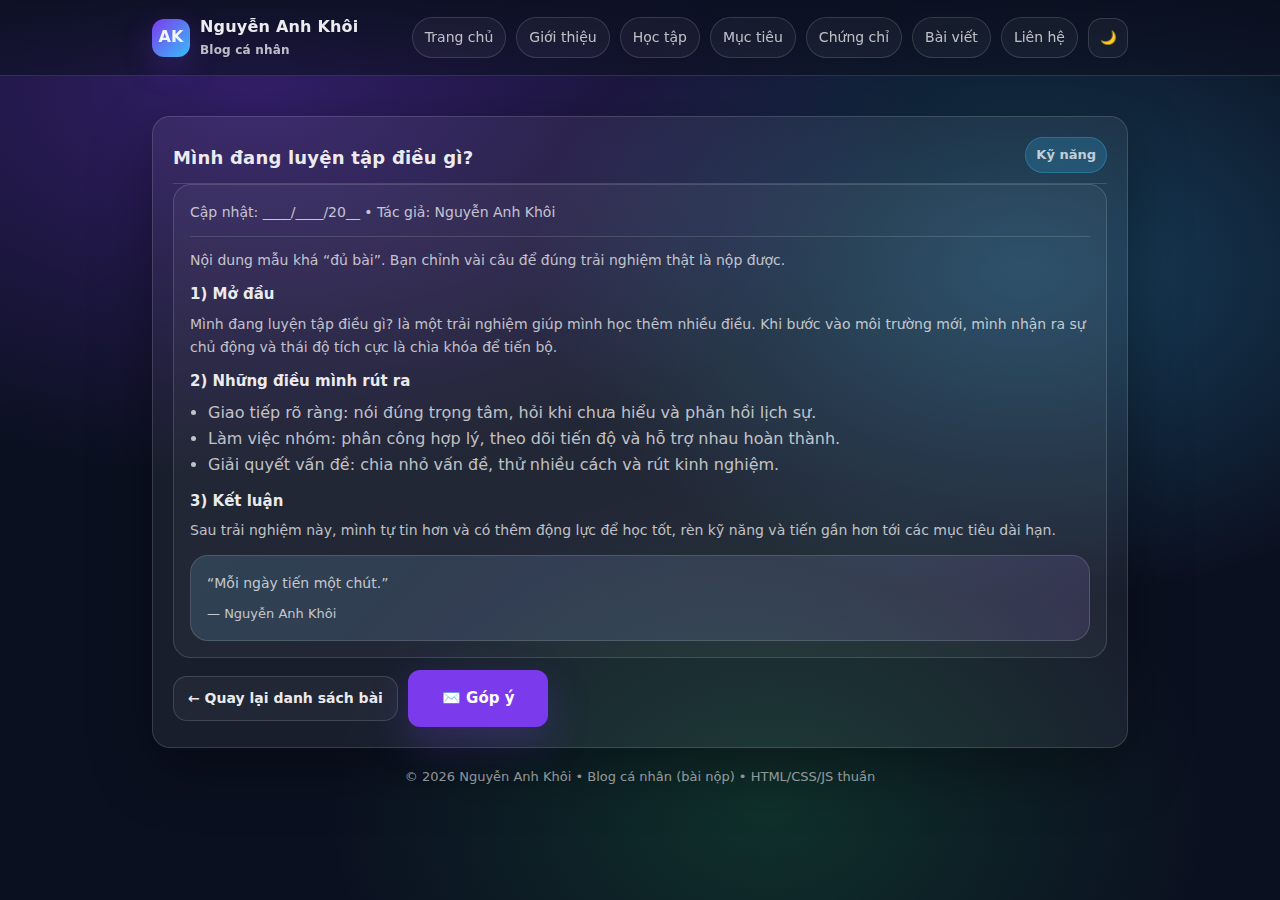
<file: post-2.html>
<!DOCTYPE html>
<html lang="vi" data-theme="dark">
<head>
  <meta charset="UTF-8" />
  <meta name="viewport" content="width=device-width, initial-scale=1.0"/>
  <meta name="description" content="Blog cá nhân | Nguyễn Anh Khôi"/>
  <title>Bài viết: Mình đang luyện tập điều gì? | Nguyễn Anh Khôi</title>
  <link rel="stylesheet" href="assets/styles.css"/>
</head>
<body>

  <div class="nav">
    <div class="nav-inner">
      <a class="brand" href="index.html" title="Về trang chủ">
        <div class="logo">AK</div>
        <div>
          <span data-profile="name">Nguyễn Anh Khôi</span>
          <div class="subtitle">Blog cá nhân</div>
        </div>
      </a>

      <div class="right">
        <button class="icon-btn hamburger" id="hamburger" aria-label="Mở menu" aria-expanded="false">☰</button>
        <div class="menu" id="menu">
          <a class="chip" data-page="index.html" href="index.html">Trang chủ</a>
          <a class="chip" data-page="about.html" href="about.html">Giới thiệu</a>
          <a class="chip" data-page="education.html" href="education.html">Học tập</a>
          <a class="chip" data-page="goals.html" href="goals.html">Mục tiêu</a>
          <a class="chip" data-page="certificates.html" href="certificates.html">Chứng chỉ</a>
          <a class="chip" data-page="posts.html" href="posts.html">Bài viết</a>
          <a class="chip" data-page="contact.html" href="contact.html">Liên hệ</a>
        </div>
        <button class="icon-btn" id="themeToggle" aria-label="Đổi theme">🌙</button>
      </div>
    </div>
  </div>

  <div id="progress"></div>

  <div class="wrap">

  <div class="card section fade-up">
    <div class="section-title">
      <h2>Mình đang luyện tập điều gì?</h2>
      <span><span class="tag" style="display:inline-block;">Kỹ năng</span></span>
    </div>

    <div class="panel">
      <p class="date">Cập nhật: ____/____/20__ • Tác giả: <span data-profile="name">Nguyễn Anh Khôi</span></p>
      <hr class="hr"/>

      <p style="color:var(--muted);">
        Nội dung mẫu khá “đủ bài”. Bạn chỉnh vài câu để đúng trải nghiệm thật là nộp được.
      </p>

      <h4 style="margin:10px 0 6px;">1) Mở đầu</h4>
      <p>
        Mình đang luyện tập điều gì? là một trải nghiệm giúp mình học thêm nhiều điều. Khi bước vào môi trường mới,
        mình nhận ra sự chủ động và thái độ tích cực là chìa khóa để tiến bộ.
      </p>

      <h4 style="margin:10px 0 6px;">2) Những điều mình rút ra</h4>
      <ul style="margin:0; padding-left: 18px; color: var(--muted);"><li>Giao tiếp rõ ràng: nói đúng trọng tâm, hỏi khi chưa hiểu và phản hồi lịch sự.</li><li>Làm việc nhóm: phân công hợp lý, theo dõi tiến độ và hỗ trợ nhau hoàn thành.</li><li>Giải quyết vấn đề: chia nhỏ vấn đề, thử nhiều cách và rút kinh nghiệm.</li></ul>

      <h4 style="margin:10px 0 6px;">3) Kết luận</h4>
      <p>
        Sau trải nghiệm này, mình tự tin hơn và có thêm động lực để học tốt, rèn kỹ năng và tiến gần hơn tới các mục tiêu dài hạn.
      </p>

      <div class="spacer"></div>
      <div class="quote">
        <p class="q">“<span data-profile="motto">Mỗi ngày tiến một chút.</span>”</p>
        <div class="author">— <span data-profile="name">Nguyễn Anh Khôi</span></div>
      </div>
    </div>

    <div class="spacer"></div>
    <div class="row">
      <a class="btn" href="posts.html">← Quay lại danh sách bài</a>
      <a class="btn btn-primary" href="contact.html">✉️ Góp ý</a>
    </div>
  </div>

    <div class="footer">© <span id="year"></span> <span data-profile="name">Nguyễn Anh Khôi</span> • Blog cá nhân (bài nộp) • HTML/CSS/JS thuần</div>
  </div>

  <button class="btn btn-primary" id="backToTop" title="Lên đầu trang">⬆️ Lên đầu</button>
  <script src="assets/profile.js"></script>
  <script src="assets/app.js"></script>
</body>
</html>
</file>
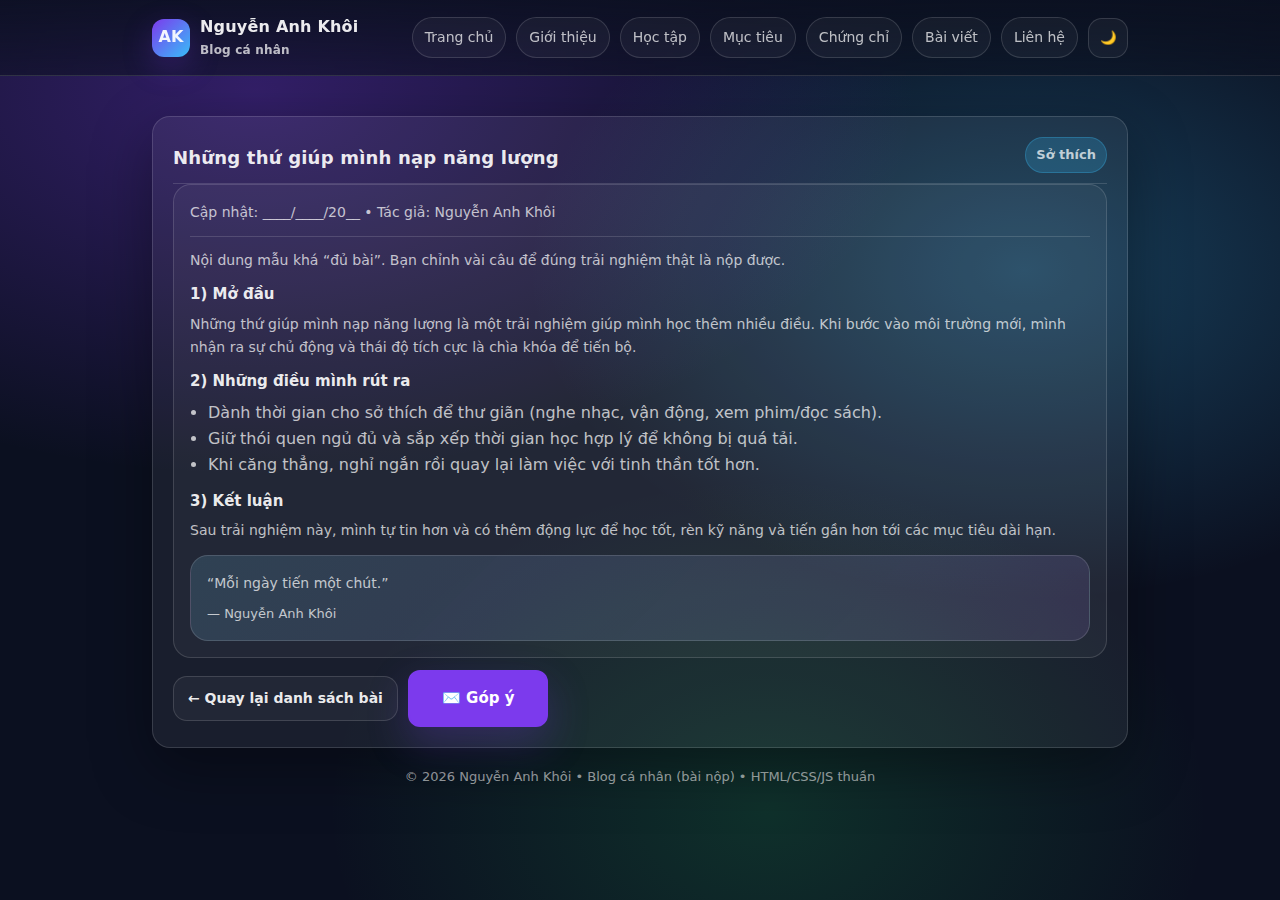
<file: post-3.html>
<!DOCTYPE html>
<html lang="vi" data-theme="dark">
<head>
  <meta charset="UTF-8" />
  <meta name="viewport" content="width=device-width, initial-scale=1.0"/>
  <meta name="description" content="Blog cá nhân | Nguyễn Anh Khôi"/>
  <title>Bài viết: Những thứ giúp mình nạp năng lượng | Nguyễn Anh Khôi</title>
  <link rel="stylesheet" href="assets/styles.css"/>
</head>
<body>

  <div class="nav">
    <div class="nav-inner">
      <a class="brand" href="index.html" title="Về trang chủ">
        <div class="logo">AK</div>
        <div>
          <span data-profile="name">Nguyễn Anh Khôi</span>
          <div class="subtitle">Blog cá nhân</div>
        </div>
      </a>

      <div class="right">
        <button class="icon-btn hamburger" id="hamburger" aria-label="Mở menu" aria-expanded="false">☰</button>
        <div class="menu" id="menu">
          <a class="chip" data-page="index.html" href="index.html">Trang chủ</a>
          <a class="chip" data-page="about.html" href="about.html">Giới thiệu</a>
          <a class="chip" data-page="education.html" href="education.html">Học tập</a>
          <a class="chip" data-page="goals.html" href="goals.html">Mục tiêu</a>
          <a class="chip" data-page="certificates.html" href="certificates.html">Chứng chỉ</a>
          <a class="chip" data-page="posts.html" href="posts.html">Bài viết</a>
          <a class="chip" data-page="contact.html" href="contact.html">Liên hệ</a>
        </div>
        <button class="icon-btn" id="themeToggle" aria-label="Đổi theme">🌙</button>
      </div>
    </div>
  </div>

  <div id="progress"></div>

  <div class="wrap">

  <div class="card section fade-up">
    <div class="section-title">
      <h2>Những thứ giúp mình nạp năng lượng</h2>
      <span><span class="tag" style="display:inline-block;">Sở thích</span></span>
    </div>

    <div class="panel">
      <p class="date">Cập nhật: ____/____/20__ • Tác giả: <span data-profile="name">Nguyễn Anh Khôi</span></p>
      <hr class="hr"/>

      <p style="color:var(--muted);">
        Nội dung mẫu khá “đủ bài”. Bạn chỉnh vài câu để đúng trải nghiệm thật là nộp được.
      </p>

      <h4 style="margin:10px 0 6px;">1) Mở đầu</h4>
      <p>
        Những thứ giúp mình nạp năng lượng là một trải nghiệm giúp mình học thêm nhiều điều. Khi bước vào môi trường mới,
        mình nhận ra sự chủ động và thái độ tích cực là chìa khóa để tiến bộ.
      </p>

      <h4 style="margin:10px 0 6px;">2) Những điều mình rút ra</h4>
      <ul style="margin:0; padding-left: 18px; color: var(--muted);"><li>Dành thời gian cho sở thích để thư giãn (nghe nhạc, vận động, xem phim/đọc sách).</li><li>Giữ thói quen ngủ đủ và sắp xếp thời gian học hợp lý để không bị quá tải.</li><li>Khi căng thẳng, nghỉ ngắn rồi quay lại làm việc với tinh thần tốt hơn.</li></ul>

      <h4 style="margin:10px 0 6px;">3) Kết luận</h4>
      <p>
        Sau trải nghiệm này, mình tự tin hơn và có thêm động lực để học tốt, rèn kỹ năng và tiến gần hơn tới các mục tiêu dài hạn.
      </p>

      <div class="spacer"></div>
      <div class="quote">
        <p class="q">“<span data-profile="motto">Mỗi ngày tiến một chút.</span>”</p>
        <div class="author">— <span data-profile="name">Nguyễn Anh Khôi</span></div>
      </div>
    </div>

    <div class="spacer"></div>
    <div class="row">
      <a class="btn" href="posts.html">← Quay lại danh sách bài</a>
      <a class="btn btn-primary" href="contact.html">✉️ Góp ý</a>
    </div>
  </div>

    <div class="footer">© <span id="year"></span> <span data-profile="name">Nguyễn Anh Khôi</span> • Blog cá nhân (bài nộp) • HTML/CSS/JS thuần</div>
  </div>

  <button class="btn btn-primary" id="backToTop" title="Lên đầu trang">⬆️ Lên đầu</button>
  <script src="assets/profile.js"></script>
  <script src="assets/app.js"></script>
</body>
</html>
</file>
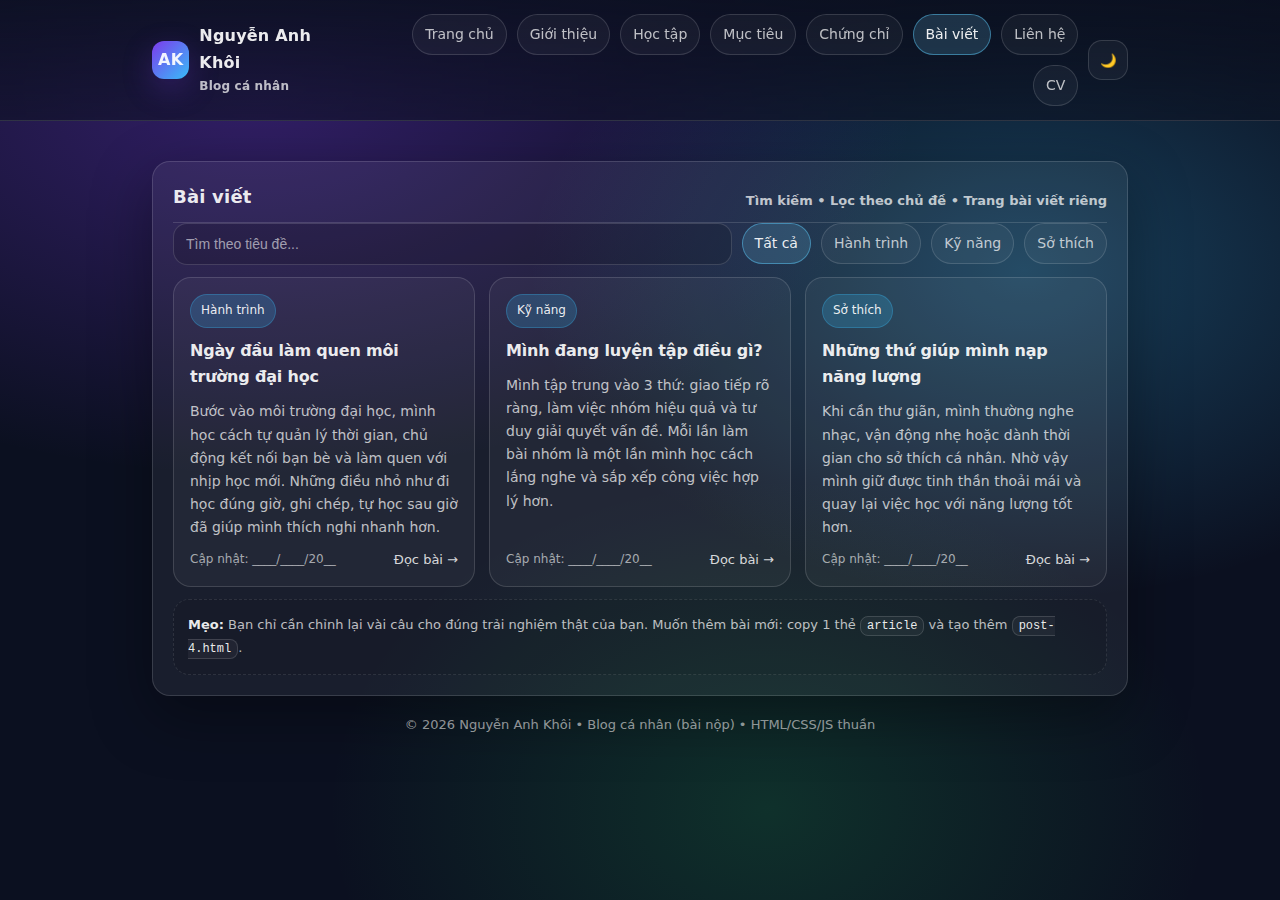
<file: posts.html>
<!DOCTYPE html>
<html lang="vi" data-theme="dark">
<head>
  <meta charset="UTF-8" />
  <meta name="viewport" content="width=device-width, initial-scale=1.0"/>
  <meta name="description" content="Blog cá nhân | Nguyễn Anh Khôi"/>
  <title>Bài viết | Nguyễn Anh Khôi</title>
  <link rel="stylesheet" href="assets/styles.css"/>
</head>
<body>

  <div class="nav">
    <div class="nav-inner">
      <a class="brand" href="index.html" title="Về trang chủ">
        <div class="logo">AK</div>
        <div>
          <span data-profile="name">Nguyễn Anh Khôi</span>
          <div class="subtitle">Blog cá nhân</div>
        </div>
      </a>

      <div class="right">
        <button class="icon-btn hamburger" id="hamburger" aria-label="Mở menu" aria-expanded="false">☰</button>
        <div class="menu" id="menu">
          <a class="chip" data-page="index.html" href="index.html">Trang chủ</a>
          <a class="chip" data-page="about.html" href="about.html">Giới thiệu</a>
          <a class="chip" data-page="education.html" href="education.html">Học tập</a>
          <a class="chip" data-page="goals.html" href="goals.html">Mục tiêu</a>
          <a class="chip" data-page="certificates.html" href="certificates.html">Chứng chỉ</a>
          <a class="chip" data-page="posts.html" href="posts.html">Bài viết</a>
          <a class="chip" data-page="contact.html" href="contact.html">Liên hệ</a>
          <a class="chip" data-page="cv.html" href="cv.html">CV</a>
        </div>
        <button class="icon-btn" id="themeToggle" aria-label="Đổi theme">🌙</button>
      </div>
    </div>
  </div>

  <div id="progress"></div>

  <div class="wrap">

  <div class="card section fade-up">
    <div class="section-title">
      <h2>Bài viết</h2>
      <span>Tìm kiếm • Lọc theo chủ đề • Trang bài viết riêng</span>
    </div>

    <div class="row">
      <input id="postSearch" type="text" placeholder="Tìm theo tiêu đề..." aria-label="Tìm theo tiêu đề" style="flex:1; min-width:220px;"/>
      <div class="row">
        <a class="chip filter-chip active" data-tag="all" href="javascript:void(0)">Tất cả</a>
        <a class="chip filter-chip" data-tag="hanh-trinh" href="javascript:void(0)">Hành trình</a>
        <a class="chip filter-chip" data-tag="ky-nang" href="javascript:void(0)">Kỹ năng</a>
        <a class="chip filter-chip" data-tag="so-thich" href="javascript:void(0)">Sở thích</a>
      </div>
    </div>

    <div class="spacer"></div>

    <div class="posts">
      <article class="post fade-up" data-title="Ngày đầu làm quen môi trường đại học" data-tag="hanh-trinh">
        <div class="tag">Hành trình</div>
        <h3>Ngày đầu làm quen môi trường đại học</h3>
        <p>
          Bước vào môi trường đại học, mình học cách tự quản lý thời gian, chủ động kết nối bạn bè và làm quen với nhịp học mới.
          Những điều nhỏ như đi học đúng giờ, ghi chép, tự học sau giờ đã giúp mình thích nghi nhanh hơn.
        </p>
        <div class="actions">
          <div class="date">Cập nhật: ____/____/20__</div>
          <a class="more" href="post-1.html">Đọc bài →</a>
        </div>
      </article>

      <article class="post fade-up" data-title="Mình đang luyện tập điều gì" data-tag="ky-nang">
        <div class="tag">Kỹ năng</div>
        <h3>Mình đang luyện tập điều gì?</h3>
        <p>
          Mình tập trung vào 3 thứ: giao tiếp rõ ràng, làm việc nhóm hiệu quả và tư duy giải quyết vấn đề.
          Mỗi lần làm bài nhóm là một lần mình học cách lắng nghe và sắp xếp công việc hợp lý hơn.
        </p>
        <div class="actions">
          <div class="date">Cập nhật: ____/____/20__</div>
          <a class="more" href="post-2.html">Đọc bài →</a>
        </div>
      </article>

      <article class="post fade-up" data-title="Những thứ giúp mình nạp năng lượng" data-tag="so-thich">
        <div class="tag">Sở thích</div>
        <h3>Những thứ giúp mình nạp năng lượng</h3>
        <p>
          Khi cần thư giãn, mình thường nghe nhạc, vận động nhẹ hoặc dành thời gian cho sở thích cá nhân.
          Nhờ vậy mình giữ được tinh thần thoải mái và quay lại việc học với năng lượng tốt hơn.
        </p>
        <div class="actions">
          <div class="date">Cập nhật: ____/____/20__</div>
          <a class="more" href="post-3.html">Đọc bài →</a>
        </div>
      </article>
    </div>

    <div class="spacer"></div>
    <div class="note">
      <b>Mẹo:</b> Bạn chỉ cần chỉnh lại vài câu cho đúng trải nghiệm thật của bạn.
      Muốn thêm bài mới: copy 1 thẻ <span class="kbd">article</span> và tạo thêm <span class="kbd">post-4.html</span>.
    </div>
  </div>

    <div class="footer">© <span id="year"></span> <span data-profile="name">Nguyễn Anh Khôi</span> • Blog cá nhân (bài nộp) • HTML/CSS/JS thuần</div>
  </div>

  <button class="btn btn-primary" id="backToTop" title="Lên đầu trang">⬆️ Lên đầu</button>
  <script src="assets/profile.js"></script>
  <script src="assets/app.js"></script>
</body>
</html>
</file>
<file: assets/styles.css>
:root{
  --bg: #0b1020;
  --bg2: #0c1430;
  --card: rgba(255,255,255,.06);
  --card2: rgba(255,255,255,.10);
  --text: rgba(255,255,255,.92);
  --muted: rgba(255,255,255,.72);
  --line: rgba(255,255,255,.14);
  --shadow: 0 20px 60px rgba(0,0,0,.35);
  --radius: 18px;
  --max: 1020px;
  --accent1: #7c3aed; /* tím */
  --accent2: #22c55e; /* xanh */
  --accent3: #38bdf8; /* xanh biển */
}

[data-theme="light"]{
  --bg: #f6f7fb;
  --bg2: #eef1ff;
  --card: rgba(0,0,0,.04);
  --card2: rgba(0,0,0,.07);
  --text: rgba(0,0,0,.88);
  --muted: rgba(0,0,0,.62);
  --line: rgba(0,0,0,.12);
  --shadow: 0 20px 60px rgba(0,0,0,.12);
  --accent1: #6d28d9;
  --accent2: #16a34a;
  --accent3: #0284c7;
}

*{ box-sizing:border-box; }
html,body{ height:100%; }
body{
  margin:0;
  font-family: ui-sans-serif, system-ui, -apple-system, "Segoe UI", Roboto, Helvetica, Arial, "Apple Color Emoji","Segoe UI Emoji";
  color: var(--text);
  background:
    radial-gradient(1200px 700px at 20% 10%, rgba(124,58,237,.35), transparent 55%),
    radial-gradient(900px 600px at 80% 30%, rgba(56,189,248,.28), transparent 55%),
    radial-gradient(800px 600px at 60% 90%, rgba(34,197,94,.18), transparent 55%),
    var(--bg);
  line-height:1.65;
}
[data-theme="light"] body{
  background:
    radial-gradient(1200px 700px at 20% 10%, rgba(124,58,237,.12), transparent 55%),
    radial-gradient(900px 600px at 80% 30%, rgba(56,189,248,.10), transparent 55%),
    radial-gradient(800px 600px at 60% 90%, rgba(34,197,94,.08), transparent 55%),
    var(--bg);
}

a{ color: inherit; text-decoration:none; }
.wrap{ max-width: var(--max); margin: 0 auto; padding: 22px; }

/* Nav */
.nav{
  position: sticky;
  top: 0;
  z-index: 50;
  backdrop-filter: blur(12px);
  background: linear-gradient(to bottom, color-mix(in srgb, var(--bg) 86%, transparent), color-mix(in srgb, var(--bg) 55%, transparent));
  border-bottom: 1px solid var(--line);
}
.nav-inner{
  max-width: var(--max);
  margin: 0 auto;
  padding: 14px 22px;
  display:flex;
  align-items:center;
  justify-content:space-between;
  gap: 14px;
}
.brand{
  display:flex;
  align-items:center;
  gap: 10px;
  font-weight: 750;
  letter-spacing:.2px;
}
.logo{
  width: 38px; height: 38px;
  border-radius: 12px;
  background: linear-gradient(135deg, var(--accent1), var(--accent3));
  box-shadow: 0 10px 30px rgba(124,58,237,.25);
  display:grid; place-items:center;
  font-weight: 900;
}
.subtitle{
  font-size:12px;
  color: var(--muted);
  margin-top: 1px;
}
.right{
  display:flex;
  align-items:center;
  gap: 10px;
}

/* Menu chips */
.menu{
  display:flex;
  flex-wrap:wrap;
  gap: 10px;
  align-items:center;
  justify-content:flex-end;
}
.chip{
  padding: 8px 12px;
  border: 1px solid var(--line);
  background: color-mix(in srgb, var(--card) 70%, transparent);
  border-radius: 999px;
  font-size: 14px;
  color: var(--muted);
  transition: .2s ease;
  user-select:none;
}
.chip:hover{ transform: translateY(-1px); background: color-mix(in srgb, var(--card2) 75%, transparent); color: var(--text); }
.chip.active{
  color: var(--text);
  border-color: color-mix(in srgb, var(--accent3) 40%, var(--line));
  background: color-mix(in srgb, var(--accent3) 12%, var(--card));
}

/* Buttons */
.btn{
  padding: 10px 14px;
  border-radius: 14px;
  border: 1px solid var(--line);
  background: color-mix(in srgb, var(--card) 75%, transparent);
  color: var(--text);
  font-weight: 650;
  font-size: 14px;
  transition: .2s ease;
  display:inline-flex;
  align-items:center;
  gap: 10px;
  cursor:pointer;
}
.btn:hover{ transform: translateY(-1px); background: color-mix(in srgb, var(--card2) 80%, transparent); }
.btn-primary{
  background: linear-gradient(135deg, rgba(124,58,237,.92), rgba(56,189,248,.78));
  border-color: transparent;
  box-shadow: 0 16px 40px rgba(124,58,237,.25);
}
.icon-btn{
  width: 40px; height: 40px;
  display:grid; place-items:center;
  border-radius: 14px;
  border: 1px solid var(--line);
  background: color-mix(in srgb, var(--card) 75%, transparent);
  cursor:pointer;
  transition: .2s ease;
}
.icon-btn:hover{ transform: translateY(-1px); background: color-mix(in srgb, var(--card2) 80%, transparent); }

/* Mobile nav */
.hamburger{ display:none; }
@media (max-width: 860px){
  .hamburger{ display:grid; }
  .menu{ display:none; }
  .menu.open{
    display:flex;
    position:absolute;
    left: 22px;
    right: 22px;
    top: 64px;
    padding: 12px;
    border: 1px solid var(--line);
    border-radius: 18px;
    background: color-mix(in srgb, var(--bg) 75%, transparent);
    box-shadow: var(--shadow);
  }
  .nav-inner{ position: relative; }
}

/* Cards & layout */
.card{
  background: var(--card);
  border: 1px solid var(--line);
  border-radius: var(--radius);
  box-shadow: var(--shadow);
}
.section{
  margin-top: 18px;
  padding: 20px;
}
.section-title{
  display:flex;
  align-items:flex-end;
  justify-content:space-between;
  gap: 10px;
  margin-bottom: 12px;
  padding-bottom: 10px;
  border-bottom: 1px solid var(--line);
}
.section-title h2, .section-title h3{
  margin:0;
  font-size: 18px;
  letter-spacing:.2px;
}
.section-title span{
  color: var(--muted);
  font-size: 13px;
}

.hero{
  margin-top: 18px;
  display:grid;
  grid-template-columns: 1.15fr .85fr;
  gap: 18px;
}
@media (max-width: 860px){
  .hero{ grid-template-columns: 1fr; }
}
.hero-main{
  padding: 22px 22px 18px;
  overflow:hidden;
  position:relative;
}
.glow{
  position:absolute; inset:-40%;
  background: conic-gradient(from 210deg, rgba(124,58,237,.28), rgba(56,189,248,.22), rgba(34,197,94,.18), rgba(124,58,237,.25));
  filter: blur(50px);
  opacity:.6;
  pointer-events:none;
}
.hero-main > *{ position:relative; }

.kicker{
  display:inline-flex;
  gap:10px;
  align-items:center;
  padding: 7px 12px;
  border: 1px solid var(--line);
  border-radius: 999px;
  color: var(--muted);
  background: rgba(0,0,0,.08);
  font-size: 14px;
  margin-bottom: 14px;
}
.dot{
  width: 8px; height:8px;
  border-radius: 50%;
  background: var(--accent2);
  box-shadow: 0 0 20px rgba(34,197,94,.55);
}
h1{
  font-size: clamp(28px, 4vw, 44px);
  line-height: 1.15;
  margin: 0 0 10px;
  letter-spacing: -0.6px;
}
.lead{
  margin: 0 0 16px;
  color: var(--muted);
  font-size: 16px;
  max-width: 68ch;
}
.grid{
  display:grid;
  grid-template-columns: 1fr 1fr;
  gap: 14px;
}
@media (max-width: 860px){
  .grid{ grid-template-columns: 1fr; }
}
.panel{
  padding: 16px;
  border: 1px solid var(--line);
  border-radius: 18px;
  background: color-mix(in srgb, var(--card) 75%, transparent);
}
.panel h4{ margin:0 0 6px; font-size: 15px; }
.panel p{ margin:0; color: var(--muted); font-size: 14px; }

.profile{
  display:flex;
  gap: 14px;
  align-items:center;
  padding: 16px;
  background: color-mix(in srgb, var(--card) 75%, transparent);
  border: 1px solid var(--line);
  border-radius: calc(var(--radius) - 4px);
}
.avatar{
  width: 62px; height: 62px;
  border-radius: 18px;
  background: linear-gradient(135deg, rgba(34,197,94,.92), rgba(56,189,248,.88));
  display:grid;
  place-items:center;
  font-weight: 900;
  letter-spacing: .6px;
  box-shadow: 0 16px 40px rgba(56,189,248,.18);
  flex: 0 0 auto;
}
.meta{
  display:grid;
  grid-template-columns: 1fr 1fr;
  gap: 10px;
}
@media (max-width: 860px){
  .meta{ grid-template-columns: 1fr; }
}
.meta .mini{
  padding: 12px 12px;
  border-radius: 16px;
  border: 1px solid var(--line);
  background: color-mix(in srgb, var(--card) 75%, transparent);
}
.mini .label{ color: var(--muted); font-size: 12px; margin-bottom: 3px; }
.mini .value{ font-weight: 750; font-size: 14px; }
.note{
  padding: 14px;
  border-radius: 16px;
  border: 1px dashed color-mix(in srgb, var(--line) 70%, transparent);
  color: var(--muted);
  font-size: 13px;
  background: rgba(0,0,0,.08);
}
.note b{ color: var(--text); }

.timeline{
  display:flex;
  flex-direction:column;
  gap: 10px;
}
.titem{
  display:flex;
  gap: 12px;
  align-items:flex-start;
  padding: 12px;
  border-radius: 16px;
  border: 1px solid var(--line);
  background: color-mix(in srgb, var(--card) 75%, transparent);
}
.badge{
  flex: 0 0 auto;
  padding: 6px 10px;
  border-radius: 999px;
  font-size: 12px;
  color: rgba(255,255,255,.92);
  background: rgba(124,58,237,.35);
  border: 1px solid rgba(124,58,237,.35);
}
[data-theme="light"] .badge{
  color: rgba(0,0,0,.82);
}
.tcontent b{ display:block; margin-bottom:2px; }
.tcontent{ color: var(--muted); font-size: 14px; }

/* Posts */
.posts{
  display:grid;
  grid-template-columns: repeat(3, 1fr);
  gap: 14px;
}
@media (max-width: 980px){
  .posts{ grid-template-columns: repeat(2, 1fr); }
}
@media (max-width: 640px){
  .posts{ grid-template-columns: 1fr; }
}
.post{
  padding: 16px;
  border-radius: 18px;
  border: 1px solid var(--line);
  background: color-mix(in srgb, var(--card) 75%, transparent);
  display:flex;
  flex-direction:column;
  gap: 10px;
  min-height: 180px;
}
.tag{
  width: fit-content;
  padding: 6px 10px;
  border-radius: 999px;
  font-size: 12px;
  color: rgba(255,255,255,.92);
  background: rgba(56,189,248,.20);
  border: 1px solid rgba(56,189,248,.28);
}
[data-theme="light"] .tag{ color: rgba(0,0,0,.82); }
.post h3, .post h4{ margin:0; font-size: 16px; letter-spacing: -.2px; }
.post p{ margin:0; color: var(--muted); font-size: 14px; flex: 1; }
.date{ color: color-mix(in srgb, var(--muted) 85%, transparent); font-size: 12px; }
.post .actions{ display:flex; justify-content:space-between; align-items:center; gap:10px; }
.post .more{ font-size: 13px; color: var(--text); opacity:.9; }

/* Contact */
.contact{
  display:grid;
  grid-template-columns: 1fr 1fr;
  gap: 14px;
  align-items:start;
}
@media (max-width: 860px){
  .contact{ grid-template-columns: 1fr; }
}
.form-row{ display:grid; gap: 10px; }
input, textarea{
  width:100%;
  padding: 12px 12px;
  border-radius: 14px;
  border: 1px solid var(--line);
  background: rgba(0,0,0,.14);
  color: var(--text);
  outline:none;
  font-size: 14px;
}
[data-theme="light"] input, [data-theme="light"] textarea{
  background: rgba(255,255,255,.68);
}
textarea{ min-height: 120px; resize: vertical; }
input::placeholder, textarea::placeholder{ color: color-mix(in srgb, var(--muted) 80%, transparent); }

.footer{
  margin: 18px 0 30px;
  color: color-mix(in srgb, var(--muted) 90%, transparent);
  font-size: 13px;
  text-align:center;
}

/* Utilities */
.row{ display:flex; gap: 10px; flex-wrap:wrap; align-items:center; }
.spacer{ height:12px; }
.hr{ height:1px; background: var(--line); margin: 12px 0; border:0; }
.kbd{
  font-family: ui-monospace, SFMono-Regular, Menlo, Monaco, Consolas, "Liberation Mono","Courier New", monospace;
  font-size: 12px;
  padding: 2px 6px;
  border: 1px solid var(--line);
  border-radius: 8px;
  background: color-mix(in srgb, var(--card) 70%, transparent);
  color: var(--text);
}

/* Certificate proof */
.cert-proof{
  border: 1px solid var(--line);
  border-radius: 14px;
  overflow: hidden;
  background: color-mix(in srgb, var(--card) 78%, transparent);
}
.cert-proof img{
  width: 100%;
  display: block;
  object-fit: contain;
  aspect-ratio: 16 / 11;
  background: color-mix(in srgb, var(--bg2) 70%, transparent);
}

/* Back to top */
#backToTop{
  position: fixed;
  right: 18px;
  bottom: 18px;
  opacity: 0;
  pointer-events: none;
  transform: translateY(8px);
  transition: .2s ease;
  z-index: 60;
}
#backToTop.show{
  opacity: 1;
  pointer-events: auto;
  transform: translateY(0);
}

/* Reading progress (post pages) */
#progress{
  position: fixed;
  top: 0;
  left: 0;
  height: 3px;
  width: 0%;
  background: linear-gradient(90deg, var(--accent2), var(--accent3), var(--accent1));
  z-index: 80;
}

/* Print-friendly */
@media print{
  .nav{ position: static; backdrop-filter:none; }
  #backToTop, #progress{ display:none !important; }
  body{ background:white !important; color:black !important; }
  .card, .panel, .post, .titem, .profile{ box-shadow:none; }
  a{ text-decoration: none; color: black; }
  .btn, .chip, .icon-btn, .hamburger{ display:none !important; }
}

/* Avatar image */
.avatar img{ width:100%; height:100%; object-fit: cover; border-radius: 18px; display:block; }

/* ---- Extras (animation/pills/stats/etc) ---- */
/* Fancy extras */
@media (prefers-reduced-motion: no-preference){
  .fade-up{ opacity:0; transform: translateY(10px); transition: .55s ease; }
  .fade-up.in{ opacity:1; transform: translateY(0); }
  .floaty{ animation: floaty 3.6s ease-in-out infinite; }
  @keyframes floaty{ 0%,100%{ transform: translateY(0);} 50%{ transform: translateY(-6px);} }
}
.stats{
  display:grid;
  grid-template-columns: repeat(3, 1fr);
  gap: 10px;
}
@media (max-width: 860px){ .stats{ grid-template-columns: 1fr; } }
.stat{
  padding: 14px;
  border-radius: 18px;
  border: 1px solid var(--line);
  background: color-mix(in srgb, var(--card) 78%, transparent);
  display:flex;
  gap: 12px;
  align-items:flex-start;
}
.stat .icon{
  width: 42px; height:42px;
  border-radius: 16px;
  display:grid; place-items:center;
  background: linear-gradient(135deg, color-mix(in srgb, var(--accent3) 40%, transparent), color-mix(in srgb, var(--accent1) 35%, transparent));
  border: 1px solid color-mix(in srgb, var(--accent3) 25%, var(--line));
}
.stat b{ display:block; }
.pills{ display:flex; flex-wrap:wrap; gap:8px; margin-top:8px; }
.pill{
  font-size: 12px;
  padding: 6px 10px;
  border-radius: 999px;
  border: 1px solid var(--line);
  background: color-mix(in srgb, var(--card) 75%, transparent);
  color: var(--text);
  opacity:.95;
}
.quote{
  padding: 16px;
  border-radius: 18px;
  border: 1px solid var(--line);
  background: linear-gradient(135deg, color-mix(in srgb, var(--accent3) 10%, var(--card)),
                                    color-mix(in srgb, var(--accent1) 8%, var(--card)));
}
.quote .q{
  font-size: 14px;
  color: var(--muted);
  margin: 0;
}
.quote .author{ margin-top: 8px; font-size: 13px; color: var(--muted); }
.badge2{
  padding: 6px 10px;
  border-radius: 999px;
  font-size: 12px;
  border: 1px solid var(--line);
  background: color-mix(in srgb, var(--card) 80%, transparent);
  color: var(--text);
  display:inline-flex;
  align-items:center;
  gap: 8px;
}
.badge2.ok{ border-color: color-mix(in srgb, var(--accent2) 35%, var(--line)); }
.badge2.warn{ border-color: color-mix(in srgb, #f59e0b 40%, var(--line)); }
.badge2.todo{ border-color: color-mix(in srgb, var(--accent1) 35%, var(--line)); }

details{
  border: 1px solid var(--line);
  border-radius: 18px;
  padding: 12px 14px;
  background: color-mix(in srgb, var(--card) 75%, transparent);
}
details summary{
  cursor:pointer;
  font-weight: 700;
  color: var(--text);
}
details summary::marker{ color: var(--muted); }

/* About intro layout (CV style) */
.intro-title{
  font-family: ui-serif, Georgia, "Times New Roman", Times, serif;
  text-align:center;
  font-size: clamp(42px, 6vw, 78px);
  letter-spacing: -0.02em;
  margin: 6px 0 24px;
  line-height: 1.05;
}
.intro-grid{
  display:grid;
  grid-template-columns: 1.1fr .9fr;
  gap: 28px;
  align-items:start;
}
@media (max-width: 920px){
  .intro-grid{ grid-template-columns: 1fr; gap: 18px; }
  .intro-title{ margin-bottom: 14px; }
}
.intro-text p{
  margin: 0 0 12px;
  color: var(--text);
  line-height: 1.75;
}
.intro-text b{ font-weight: 850; }
.skillbar{
  margin: 0 0 18px;
}
.skillbar-top{
  display:flex;
  justify-content: space-between;
  gap: 10px;
  align-items: baseline;
  margin-bottom: 10px;
}
.skillbar-name{
  font-weight: 850;
  color: var(--text);
}
.skillbar-pct{
  font-size: 12px;
  color: var(--muted);
}
.skillbar-track{
  height: 12px;
  background: color-mix(in srgb, var(--card) 70%, transparent);
  border: 1px solid var(--line);
  border-radius: 999px;
  overflow:hidden;
}
.skillbar-fill{
  height: 100%;
  width: 0%;
  border-radius: 999px;
  background: linear-gradient(90deg, var(--accent1), var(--accent3));
  box-shadow: 0 10px 22px color-mix(in srgb, var(--accent1) 24%, transparent);
  transition: width .6s ease;
}

/* Make intro page feel spacious like a CV */
.intro-plain{
  background: transparent !important;
  border: none !important;
  box-shadow: none !important;
  padding: 6px 0 !important;
}

/* ---- Skill bars ---- */
/* About page - classic intro layout */
.intro-classic{
  padding: 46px 0 10px;
}
.intro-classic h1{
  text-align:center;
  margin: 0 0 34px;
  font-family: ui-serif, Georgia, "Times New Roman", Times, serif;
  letter-spacing: .2px;
  font-size: clamp(44px, 6vw, 74px);
}
.intro-grid{
  display:grid;
  grid-template-columns: 1.1fr .9fr;
  gap: 46px;
  align-items:start;
}
@media (max-width: 960px){
  .intro-grid{ grid-template-columns: 1fr; gap: 24px; }
  .intro-classic{ padding: 28px 0 6px; }
}
.intro-left{
  font-size: 16px;
  line-height: 1.8;
  color: var(--text);
}
.intro-left b{ color: var(--text); }
.skillbars{
  display:flex;
  flex-direction:column;
  gap: 22px;
}
.skillbar .label{
  font-weight: 800;
  margin: 0 0 10px;
}
.skillbar .track{
  height: 14px;
  border-radius: 999px;
  background: color-mix(in srgb, var(--card) 68%, #ffffff);
  border: 1px solid var(--line);
  overflow:hidden;
}
.skillbar .fill{
  height: 100%;
  width: 0%;
  border-radius: 999px;
  background: linear-gradient(90deg, var(--accent1), color-mix(in srgb, var(--accent1) 55%, var(--accent3)));
  transition: width .9s ease;
}


/* Bigger featured avatar (homepage) */
.avatar.avatar-xl{
  width: 116px;
  height: 116px;
  border-radius: 30px;
  position: relative;
  overflow: hidden;
  border: 2px solid color-mix(in srgb, var(--accent1) 35%, var(--line));
  box-shadow:
    0 18px 40px rgba(0,0,0,.35),
    0 0 0 8px color-mix(in srgb, var(--accent3) 14%, transparent);
}
.avatar.avatar-xl::before{
  content:"";
  position:absolute;
  inset:-14px;
  background:
    radial-gradient(circle at 30% 20%,
      color-mix(in srgb, var(--accent1) 55%, transparent),
      transparent 55%),
    radial-gradient(circle at 70% 80%,
      color-mix(in srgb, var(--accent3) 55%, transparent),
      transparent 60%);
  filter: blur(10px);
  opacity: .55;
  pointer-events:none;
}
.avatar.avatar-xl img{
  position: relative;
  z-index: 1;
  transform: scale(1.04);
}
@media (max-width: 860px){
  .avatar.avatar-xl{ width: 104px; height: 104px; border-radius: 28px; }
}


/* Featured avatar beside the main title (homepage) */
.hero-title{
  display:flex;
  gap: 16px;
  align-items: flex-start;
  margin: 14px 0 6px;
}
.hero-title-text h1{ margin: 0; }
.avatar.avatar-hero{
  width: 128px;
  height: 128px;
  border-radius: 34px;
  position: relative;
  overflow: hidden;
  border: 2px solid color-mix(in srgb, var(--accent1) 38%, var(--line));
  box-shadow:
    0 22px 55px rgba(0,0,0,.40),
    0 0 0 10px color-mix(in srgb, var(--accent3) 16%, transparent);
}
.avatar.avatar-hero::before{
  content:"";
  position:absolute;
  inset:-16px;
  background:
    radial-gradient(circle at 30% 20%,
      color-mix(in srgb, var(--accent1) 60%, transparent),
      transparent 55%),
    radial-gradient(circle at 70% 80%,
      color-mix(in srgb, var(--accent3) 60%, transparent),
      transparent 62%);
  filter: blur(12px);
  opacity: .55;
  pointer-events:none;
}
.avatar.avatar-hero img{
  position: relative;
  z-index: 1;
  transform: scale(1.06);
}
@media (max-width: 860px){
  .hero-title{ flex-direction: column; align-items: flex-start; }
  .avatar.avatar-hero{ width: 120px; height: 120px; border-radius: 32px; }
}


/* --- New index landing split layout (image left, text right) --- */
.landing{
  margin-top: 18px;
  border-radius: 26px;
  overflow: hidden;
  border: 1px solid var(--line);
  min-height: calc(100vh - 170px);
  display: grid;
  grid-template-columns: 1fr 1fr;
  background:
    linear-gradient(90deg,
      #e9e3ff 0%,
      #e9e3ff 50%,
      #e6ffe8 50%,
      #e6ffe8 100%);
}
.landing-left, .landing-right{
  display:flex;
  align-items:center;
  justify-content:center;
  padding: clamp(20px, 4vw, 44px);
}
.portrait-card{
  width: min(420px, 78%);
  aspect-ratio: 3 / 4;
  border-radius: 28px;
  overflow: hidden;
  background: rgba(0,0,0,.08);
  box-shadow: 0 28px 70px rgba(0,0,0,.35);
}
.portrait{
  width: 100%;
  height: 100%;
  object-fit: cover;
  transform: scale(1.02);
  display:block;
}
.landing-inner{
  width: min(520px, 92%);
  text-align: center;
}
.landing-title{
  font-family: ui-serif, Georgia, "Times New Roman", Times, serif;
  font-size: clamp(44px, 5.2vw, 76px);
  line-height: 1.02;
  margin: 0 0 16px;
  color: #111;
}
[data-theme="dark"] .landing-title{ color:#111; } /* landing uses light bg */
.landing-title span{ color:#111; }
.landing-sub{
  margin: 0 0 22px;
  color: rgba(0,0,0,.75);
  line-height: 1.55;
  font-size: 15px;
}
.landing-actions{
  display:flex;
  flex-direction:column;
  gap: 14px;
  margin: 0 auto;
  width: min(420px, 92%);
}
.landing-btn{
  display:flex;
  align-items:center;
  justify-content:center;
  padding: 16px 18px;
  border-radius: 999px;
  text-decoration:none;
  font-weight: 800;
  letter-spacing: .6px;
  color: #111;
  background: rgba(255,255,255,.72);
  border: 1px solid rgba(0,0,0,.08);
  box-shadow: 0 10px 26px rgba(0,0,0,.10);
  transition: transform .15s ease, box-shadow .15s ease;
}
.landing-btn:hover{
  transform: translateY(-1px);
  box-shadow: 0 14px 32px rgba(0,0,0,.14);
}
.landing-btn.primary{
  background: rgba(255,255,255,.9);
}
.landing-note{
  margin-top: 20px;
  display:inline-flex;
  gap: 10px;
  align-items:center;
  padding: 10px 14px;
  border-radius: 999px;
  background: rgba(255,255,255,.65);
  border: 1px solid rgba(0,0,0,.08);
  color: rgba(0,0,0,.78);
  font-size: 13px;
}
.landing-note .dot{
  width: 8px; height: 8px; border-radius: 999px;
  background: #22c55e;
  box-shadow: 0 0 0 6px rgba(34,197,94,.18);
}
.landing .kbd{
  background: rgba(255,255,255,.9);
  border-color: rgba(0,0,0,.12);
  color: rgba(0,0,0,.85);
}

@media (max-width: 980px){
  .landing{
    grid-template-columns: 1fr;
    background: linear-gradient(180deg, #e9e3ff 0%, #e9e3ff 50%, #e6ffe8 50%, #e6ffe8 100%);
    min-height: auto;
  }
  .portrait-card{ width: min(380px, 92%); }
  .landing-title{ font-size: clamp(40px, 9vw, 64px); }
}

/* CV Styles */
.cv-container {
  max-width: 900px;
  margin: 0 auto;
  background: var(--card);
  border-radius: var(--radius);
  padding: 40px;
  box-shadow: var(--shadow);
  backdrop-filter: blur(10px);
}

.cv-header {
  display: grid;
  grid-template-columns: 180px 1fr;
  gap: 30px;
  margin-bottom: 40px;
  padding-bottom: 30px;
  border-bottom: 2px solid var(--line);
}

.cv-photo {
  width: 180px;
  height: 220px;
  border-radius: 12px;
  overflow: hidden;
  box-shadow: 0 10px 30px rgba(0,0,0,.3);
}

.cv-photo img {
  width: 100%;
  height: 100%;
  object-fit: cover;
  display: block;
}

.cv-info {
  display: flex;
  flex-direction: column;
  justify-content: center;
}

.cv-name {
  font-size: 28px;
  font-weight: 800;
  margin: 0 0 8px 0;
  color: var(--text);
}

.cv-title {
  font-size: 18px;
  font-weight: 600;
  color: var(--accent1);
  margin: 0 0 16px 0;
}

.cv-details {
  display: grid;
  grid-template-columns: repeat(2, 1fr);
  gap: 8px 16px;
  font-size: 14px;
}

.cv-details p {
  margin: 4px 0;
  line-height: 1.5;
}

.cv-details strong {
  color: var(--muted);
  font-weight: 600;
}

.cv-details a {
  color: var(--accent3);
  text-decoration: none;
  word-break: break-all;
}

.cv-details a:hover {
  text-decoration: underline;
}

.cv-section {
  margin-bottom: 36px;
}

.cv-section-title {
  font-size: 20px;
  font-weight: 800;
  margin: 0 0 20px 0;
  padding-bottom: 12px;
  border-bottom: 2px solid var(--line);
  color: var(--text);
  letter-spacing: 0.5px;
}

.cv-content {
  font-size: 15px;
  line-height: 1.7;
}

.cv-content p {
  margin: 0 0 12px 0;
}

.cv-item {
  margin-bottom: 20px;
}

.cv-item-header {
  display: flex;
  justify-content: space-between;
  align-items: center;
  margin-bottom: 8px;
  flex-wrap: wrap;
  gap: 8px;
}

.cv-year {
  color: var(--accent2);
  font-weight: 600;
  font-size: 14px;
}

.cv-description {
  color: var(--muted);
  margin: 4px 0 0 0;
  font-size: 14px;
}

.cv-project {
  margin-bottom: 24px;
}

.cv-project-header {
  font-size: 16px;
  margin-bottom: 12px;
  color: var(--text);
}

.cv-tech {
  margin: 12px 0;
  padding: 12px;
  background: var(--card2);
  border-radius: 8px;
  border-left: 3px solid var(--accent1);
  font-size: 14px;
}

.cv-project-detail {
  margin-top: 16px;
}

.cv-project-detail p {
  margin-bottom: 8px;
  font-weight: 600;
}

.cv-project-detail ul {
  margin: 8px 0;
  padding-left: 24px;
}

.cv-project-detail li {
  margin-bottom: 12px;
  line-height: 1.7;
}

.cv-project-detail li strong {
  color: var(--accent3);
}

.cv-skills-table {
  width: 100%;
  border-collapse: collapse;
}

.cv-skills-table tr {
  border-bottom: 1px solid var(--line);
}

.cv-skills-table td {
  padding: 14px 8px;
  vertical-align: top;
}

.cv-skill-label {
  font-weight: 700;
  color: var(--muted);
  width: 180px;
  font-size: 14px;
}

.cv-skills-table tr:last-child {
  border-bottom: none;
}

/* Responsive CV */
@media (max-width: 768px) {
  .cv-container {
    padding: 24px;
  }
  
  .cv-header {
    grid-template-columns: 1fr;
    gap: 20px;
    text-align: center;
  }
  
  .cv-photo {
    margin: 0 auto;
  }
  
  .cv-details {
    grid-template-columns: 1fr;
    text-align: left;
  }
  
  .cv-name {
    font-size: 24px;
  }
  
  .cv-title {
    font-size: 16px;
  }
  
  .cv-item-header {
    flex-direction: column;
    align-items: flex-start;
  }
  
  .cv-skills-table td {
    display: block;
    width: 100%;
  }
  
  .cv-skill-label {
    width: 100%;
    padding-bottom: 4px;
  }
}

/* ========== WEB DEVELOPER PORTFOLIO STYLES ========== */

/* Hero Section */
.dev-hero {
  min-height: 85vh;
  display: flex;
  align-items: center;
  padding: 60px 0;
  margin-bottom: 80px;
}

.dev-hero-content {
  display: grid;
  grid-template-columns: 1fr 400px;
  gap: 60px;
  align-items: center;
  width: 100%;
}

.dev-badge {
  display: inline-flex;
  align-items: center;
  gap: 8px;
  padding: 8px 16px;
  background: var(--card);
  border: 1px solid var(--line);
  border-radius: 999px;
  font-size: 14px;
  margin-bottom: 24px;
  backdrop-filter: blur(10px);
}

.dev-hero-name {
  font-size: clamp(40px, 5vw, 64px);
  font-weight: 900;
  margin: 0 0 16px 0;
  line-height: 1.1;
  background: linear-gradient(135deg, var(--text), var(--accent1));
  -webkit-background-clip: text;
  -webkit-text-fill-color: transparent;
  background-clip: text;
  white-space: nowrap;
}

.dev-hero-title {
  font-size: clamp(24px, 3vw, 36px);
  font-weight: 700;
  margin: 0 0 24px 0;
  color: var(--accent3);
}

.typing-text {
  position: relative;
  display: inline-block;
}

.typing-text::after {
  content: '|';
  animation: blink 1s infinite;
  margin-left: 4px;
}

@keyframes blink {
  0%, 50% { opacity: 1; }
  51%, 100% { opacity: 0; }
}

.dev-hero-desc {
  font-size: 17px;
  line-height: 1.7;
  color: var(--muted);
  margin: 0 0 32px 0;
  max-width: 600px;
}

.dev-social {
  display: flex;
  gap: 12px;
  margin-bottom: 32px;
}

.social-btn {
  width: 44px;
  height: 44px;
  display: flex;
  align-items: center;
  justify-content: center;
  background: var(--card);
  border: 1px solid var(--line);
  border-radius: 12px;
  color: var(--text);
  transition: all 0.3s ease;
}

.social-btn:hover {
  background: var(--accent1);
  border-color: var(--accent1);
  transform: translateY(-3px);
  box-shadow: 0 10px 20px rgba(124, 58, 237, 0.3);
}

.dev-cta {
  display: flex;
  gap: 16px;
  margin-bottom: 32px;
  flex-wrap: wrap;
}

.btn-primary,
.btn-secondary {
  padding: 14px 32px;
  border-radius: 12px;
  font-weight: 700;
  font-size: 15px;
  transition: all 0.3s ease;
  text-decoration: none;
  display: inline-flex;
  align-items: center;
  gap: 8px;
}

.btn-primary {
  background: var(--accent1);
  color: white;
  border: 2px solid var(--accent1);
}

.btn-primary:hover {
  background: transparent;
  color: var(--accent1);
  transform: translateY(-2px);
  box-shadow: 0 10px 30px rgba(124, 58, 237, 0.3);
}

.btn-secondary {
  background: transparent;
  color: var(--text);
  border: 2px solid var(--line);
}

.btn-secondary:hover {
  border-color: var(--accent3);
  color: var(--accent3);
  transform: translateY(-2px);
}

.dev-quick-info {
  display: flex;
  gap: 24px;
  flex-wrap: wrap;
}

.info-item {
  display: flex;
  align-items: center;
  gap: 8px;
  font-size: 14px;
  color: var(--muted);
}

.info-icon {
  font-size: 18px;
}

/* Avatar */
.dev-avatar-container {
  position: relative;
  width: 400px;
  height: 400px;
}

.avatar-glow {
  position: absolute;
  inset: -20px;
  background: linear-gradient(135deg, var(--accent1), var(--accent3));
  border-radius: 50%;
  filter: blur(40px);
  opacity: 0.3;
  animation: pulse 3s ease-in-out infinite;
}

@keyframes pulse {
  0%, 100% { transform: scale(1); opacity: 0.3; }
  50% { transform: scale(1.1); opacity: 0.5; }
}

.dev-avatar {
  position: relative;
  width: 100%;
  height: 100%;
  border-radius: 50%;
  object-fit: cover;
  border: 4px solid var(--card);
  box-shadow: 0 20px 60px rgba(0, 0, 0, 0.4);
}

.avatar-badge {
  position: absolute;
  bottom: 20px;
  left: 50%;
  transform: translateX(-50%);
  background: var(--card);
  backdrop-filter: blur(10px);
  border: 1px solid var(--line);
  padding: 10px 20px;
  border-radius: 999px;
  font-size: 13px;
  font-weight: 600;
  display: flex;
  align-items: center;
  gap: 8px;
  box-shadow: 0 10px 30px rgba(0, 0, 0, 0.3);
}

.pulse-dot {
  width: 8px;
  height: 8px;
  background: var(--accent2);
  border-radius: 50%;
  animation: pulse-dot 2s ease-in-out infinite;
}

@keyframes pulse-dot {
  0%, 100% { box-shadow: 0 0 0 0 rgba(34, 197, 94, 0.7); }
  50% { box-shadow: 0 0 0 10px rgba(34, 197, 94, 0); }
}

/* Section Styles */
.dev-section {
  margin-bottom: 100px;
}

.section-header {
  text-align: center;
  margin-bottom: 60px;
}

.section-tag {
  display: inline-block;
  padding: 6px 16px;
  background: var(--card);
  border: 1px solid var(--line);
  border-radius: 999px;
  font-size: 13px;
  font-weight: 600;
  color: var(--accent1);
  margin-bottom: 16px;
  text-transform: uppercase;
  letter-spacing: 1px;
}

.section-title {
  font-size: clamp(32px, 4vw, 48px);
  font-weight: 900;
  margin: 0;
  color: var(--text);
}

.dev-about {
  max-width: 800px;
  margin: 0 auto;
  font-size: 17px;
  line-height: 1.8;
  color: var(--muted);
}

.dev-about p {
  margin-bottom: 20px;
}

/* Skills Grid */
.skills-grid {
  display: grid;
  grid-template-columns: repeat(auto-fit, minmax(280px, 1fr));
  gap: 24px;
}

.skill-category {
  background: var(--card);
  border: 1px solid var(--line);
  border-radius: var(--radius);
  padding: 28px;
  backdrop-filter: blur(10px);
  transition: all 0.3s ease;
}

.skill-category:hover {
  transform: translateY(-5px);
  box-shadow: 0 20px 40px rgba(0, 0, 0, 0.2);
  border-color: var(--accent1);
}

.skill-category-title {
  display: flex;
  align-items: center;
  gap: 12px;
  font-size: 20px;
  font-weight: 800;
  margin: 0 0 24px 0;
  color: var(--text);
}

.category-icon {
  font-size: 24px;
}

.skill-items {
  display: flex;
  flex-direction: column;
  gap: 20px;
}

.skill-item {
  display: flex;
  flex-direction: column;
  gap: 8px;
}

.skill-info {
  display: flex;
  justify-content: space-between;
  align-items: center;
  font-size: 14px;
  font-weight: 600;
}

.skill-name {
  color: var(--text);
}

.skill-level {
  color: var(--accent1);
  font-size: 13px;
}

.skill-bar {
  height: 8px;
  background: var(--card2);
  border-radius: 999px;
  overflow: hidden;
  position: relative;
}

.skill-progress {
  height: 100%;
  background: linear-gradient(90deg, var(--accent1), var(--accent3));
  border-radius: 999px;
  transition: width 1s ease;
  position: relative;
}

.skill-progress::after {
  content: '';
  position: absolute;
  inset: 0;
  background: linear-gradient(90deg, transparent, rgba(255, 255, 255, 0.3), transparent);
  animation: shimmer 2s infinite;
}

@keyframes shimmer {
  0% { transform: translateX(-100%); }
  100% { transform: translateX(100%); }
}

/* Projects Grid */
.projects-grid {
  display: grid;
  grid-template-columns: repeat(auto-fit, minmax(340px, 1fr));
  gap: 32px;
}

.project-card {
  background: var(--card);
  border: 1px solid var(--line);
  border-radius: var(--radius);
  overflow: hidden;
  transition: all 0.3s ease;
}

.project-card:hover {
  transform: translateY(-8px);
  box-shadow: 0 20px 50px rgba(0, 0, 0, 0.3);
  border-color: var(--accent1);
}

.project-image {
  position: relative;
  width: 100%;
  height: 220px;
  overflow: hidden;
  background: var(--card2);
}

.project-image img {
  width: 100%;
  height: 100%;
  object-fit: cover;
  transition: transform 0.5s ease;
}

.project-card:hover .project-image img {
  transform: scale(1.1);
}

.project-overlay {
  position: absolute;
  inset: 0;
  background: rgba(0, 0, 0, 0.8);
  display: flex;
  align-items: center;
  justify-content: center;
  opacity: 0;
  transition: opacity 0.3s ease;
}

.project-card:hover .project-overlay {
  opacity: 1;
}

.project-links {
  display: flex;
  gap: 16px;
}

.project-link {
  width: 48px;
  height: 48px;
  display: flex;
  align-items: center;
  justify-content: center;
  background: var(--card);
  border-radius: 12px;
  color: var(--text);
  transition: all 0.3s ease;
}

.project-link:hover {
  background: var(--accent1);
  transform: scale(1.1);
}

.project-content {
  padding: 24px;
}

.project-title {
  font-size: 20px;
  font-weight: 800;
  margin: 0 0 12px 0;
  color: var(--text);
}

.project-description {
  font-size: 14px;
  line-height: 1.7;
  color: var(--muted);
  margin: 0 0 16px 0;
}

.project-tech-stack {
  display: flex;
  flex-wrap: wrap;
  gap: 8px;
  margin-bottom: 16px;
}

.tech-badge {
  padding: 4px 12px;
  background: var(--card2);
  border: 1px solid var(--line);
  border-radius: 6px;
  font-size: 12px;
  font-weight: 600;
  color: var(--accent1);
}

.project-features {
  display: flex;
  flex-direction: column;
  gap: 8px;
  padding-top: 16px;
  border-top: 1px solid var(--line);
}

.feature-item {
  display: flex;
  align-items: center;
  gap: 8px;
  font-size: 13px;
  color: var(--muted);
}

.feature-item svg {
  color: var(--accent2);
  flex-shrink: 0;
}

/* Timeline */
.timeline {
  max-width: 800px;
  margin: 0 auto;
  position: relative;
  padding-left: 40px;
}

.timeline::before {
  content: '';
  position: absolute;
  left: 0;
  top: 0;
  bottom: 0;
  width: 2px;
  background: linear-gradient(180deg, var(--accent1), var(--accent3));
}

.timeline-item {
  position: relative;
  margin-bottom: 40px;
}

.timeline-marker {
  position: absolute;
  left: -46px;
  top: 0;
  width: 14px;
  height: 14px;
  background: var(--accent1);
  border: 3px solid var(--bg);
  border-radius: 50%;
  box-shadow: 0 0 0 4px var(--card);
}

.timeline-content {
  background: var(--card);
  border: 1px solid var(--line);
  border-radius: var(--radius);
  padding: 24px;
  transition: all 0.3s ease;
}

.timeline-content:hover {
  transform: translateX(8px);
  border-color: var(--accent1);
  box-shadow: 0 10px 30px rgba(0, 0, 0, 0.2);
}

.timeline-date {
  display: inline-block;
  padding: 4px 12px;
  background: var(--card2);
  border-radius: 6px;
  font-size: 12px;
  font-weight: 700;
  color: var(--accent2);
  margin-bottom: 12px;
  text-transform: uppercase;
  letter-spacing: 0.5px;
}

.timeline-title {
  font-size: 20px;
  font-weight: 800;
  margin: 0 0 8px 0;
  color: var(--text);
}

.timeline-subtitle {
  font-size: 15px;
  font-weight: 600;
  color: var(--accent1);
  margin: 0 0 12px 0;
}

.timeline-description {
  font-size: 14px;
  line-height: 1.7;
  color: var(--muted);
  margin: 0;
}

/* Contact Section */
.contact-container {
  max-width: 800px;
  margin: 0 auto;
}

.contact-text {
  text-align: center;
  font-size: 17px;
  line-height: 1.7;
  color: var(--muted);
  margin-bottom: 48px;
}

.contact-methods {
  display: grid;
  grid-template-columns: repeat(auto-fit, minmax(280px, 1fr));
  gap: 20px;
}

.contact-method {
  display: flex;
  align-items: center;
  gap: 20px;
  padding: 24px;
  background: var(--card);
  border: 1px solid var(--line);
  border-radius: var(--radius);
  text-decoration: none;
  transition: all 0.3s ease;
}

.contact-method:hover {
  transform: translateY(-5px);
  border-color: var(--accent1);
  box-shadow: 0 15px 40px rgba(0, 0, 0, 0.2);
}

.contact-icon {
  width: 56px;
  height: 56px;
  display: flex;
  align-items: center;
  justify-content: center;
  background: var(--card2);
  border-radius: 12px;
  color: var(--accent1);
  flex-shrink: 0;
}

.contact-details {
  flex: 1;
}

.contact-label {
  font-size: 12px;
  text-transform: uppercase;
  letter-spacing: 1px;
  color: var(--muted);
  font-weight: 600;
  margin-bottom: 4px;
}

.contact-value {
  font-size: 15px;
  font-weight: 700;
  color: var(--text);
}

/* Footer */
.dev-footer {
  margin-top: 100px;
  padding: 40px 0;
  border-top: 1px solid var(--line);
  text-align: center;
}

.dev-footer p {
  margin: 0 0 16px 0;
  color: var(--muted);
  font-size: 14px;
}

.footer-links {
  display: flex;
  justify-content: center;
  gap: 24px;
  flex-wrap: wrap;
}

.footer-links a {
  color: var(--text);
  font-size: 14px;
  font-weight: 600;
  text-decoration: none;
  transition: color 0.3s ease;
}

.footer-links a:hover {
  color: var(--accent1);
}

/* Responsive Design */
@media (max-width: 900px) {
  .dev-hero-content {
    grid-template-columns: 1fr;
    text-align: center;
  }
  
  .dev-hero-left {
    order: 2;
  }
  
  .dev-hero-right {
    order: 1;
  }
  
  .dev-avatar-container {
    width: 300px;
    height: 300px;
    margin: 0 auto;
  }
  
  .dev-hero-desc {
    max-width: 100%;
  }
  
  .dev-social,
  .dev-cta {
    justify-content: center;
  }
  
  .dev-quick-info {
    justify-content: center;
  }
  
  .skills-grid {
    grid-template-columns: 1fr;
  }
  
  .projects-grid {
    grid-template-columns: 1fr;
  }
  
  .timeline {
    padding-left: 30px;
  }
  
  .timeline-marker {
    left: -36px;
  }
}

@media (max-width: 600px) {
  .dev-hero {
    min-height: auto;
    padding: 40px 0;
  }
  
  .dev-hero-name {
    font-size: 36px;
  }
  
  .dev-hero-title {
    font-size: 24px;
  }
  
  .dev-avatar-container {
    width: 240px;
    height: 240px;
  }
  
  .section-title {
    font-size: 32px;
  }
  
  .dev-cta {
    flex-direction: column;
  }
  
  .btn-primary,
  .btn-secondary {
    width: 100%;
    justify-content: center;
  }
  
  .contact-methods {
    grid-template-columns: 1fr;
  }
  
  .skill-category {
    padding: 20px;
  }
}

/* CV Page Styles */
.cv-header {
  text-align: center;
  padding: 60px 0 40px;
  border-bottom: 2px solid var(--line);
  margin-bottom: 50px;
}

.cv-avatar {
  width: 150px;
  height: 150px;
  margin: 0 auto 25px;
  border-radius: 50%;
  overflow: hidden;
  border: 4px solid var(--accent1);
  box-shadow: 0 10px 30px rgba(124, 58, 237, 0.3);
}

.cv-avatar img {
  width: 100%;
  height: 100%;
  object-fit: cover;
}

.cv-header h1 {
  font-size: 42px;
  font-weight: 900;
  margin: 0 0 10px 0;
  color: var(--text);
}

.cv-title {
  font-size: 20px;
  color: var(--accent1);
  font-weight: 600;
  margin: 0 0 20px 0;
}

.cv-contact {
  display: flex;
  justify-content: center;
  gap: 30px;
  flex-wrap: wrap;
  font-size: 14px;
  color: var(--muted);
}

.cv-section {
  margin-bottom: 50px;
}

.cv-section-title {
  font-size: 24px;
  font-weight: 800;
  color: var(--text);
  margin: 0 0 25px 0;
  padding-bottom: 10px;
  border-bottom: 2px solid var(--accent1);
}

.cv-section p {
  line-height: 1.8;
  color: var(--muted);
  margin: 0 0 15px 0;
}

.cv-item {
  margin-bottom: 25px;
}

.cv-item-header {
  display: flex;
  justify-content: space-between;
  align-items: baseline;
  margin-bottom: 8px;
  flex-wrap: wrap;
  gap: 10px;
}

.cv-item h3 {
  font-size: 18px;
  font-weight: 700;
  color: var(--text);
  margin: 0;
}

.cv-date {
  font-size: 14px;
  color: var(--accent1);
  font-weight: 600;
}

.cv-subtitle {
  font-size: 15px;
  color: var(--muted);
  font-style: italic;
  margin: 0 0 10px 0;
}

.cv-skills-grid {
  display: grid;
  gap: 18px;
}

.cv-skill-item {
  display: grid;
  grid-template-columns: 140px 1fr;
  gap: 15px;
  padding: 15px;
  background: var(--card);
  border: 1px solid var(--line);
  border-radius: 12px;
  align-items: start;
}

.cv-skill-item strong {
  color: var(--text);
  font-size: 14px;
}

.cv-skill-item span {
  color: var(--muted);
  font-size: 14px;
  line-height: 1.6;
}

.cv-project {
  margin-bottom: 30px;
  padding: 20px;
  background: var(--card);
  border: 1px solid var(--line);
  border-radius: 12px;
}

.cv-project h3 {
  font-size: 18px;
  font-weight: 700;
  color: var(--text);
  margin: 0 0 12px 0;
}

.cv-project p {
  margin: 0 0 10px 0;
  line-height: 1.7;
}

.cv-project-details {
  margin-top: 15px;
}

.cv-project-details ul {
  margin: 10px 0 0 0;
  padding-left: 20px;
}

.cv-project-details li {
  margin-bottom: 12px;
  line-height: 1.7;
  color: var(--muted);
}

.cv-project-details li strong {
  color: var(--text);
}

@media (max-width: 768px) {
  .cv-header h1 {
    font-size: 32px;
  }
  
  .cv-contact {
    flex-direction: column;
    gap: 10px;
  }
  
  .cv-skill-item {
    grid-template-columns: 1fr;
    gap: 8px;
  }
}
</file>
